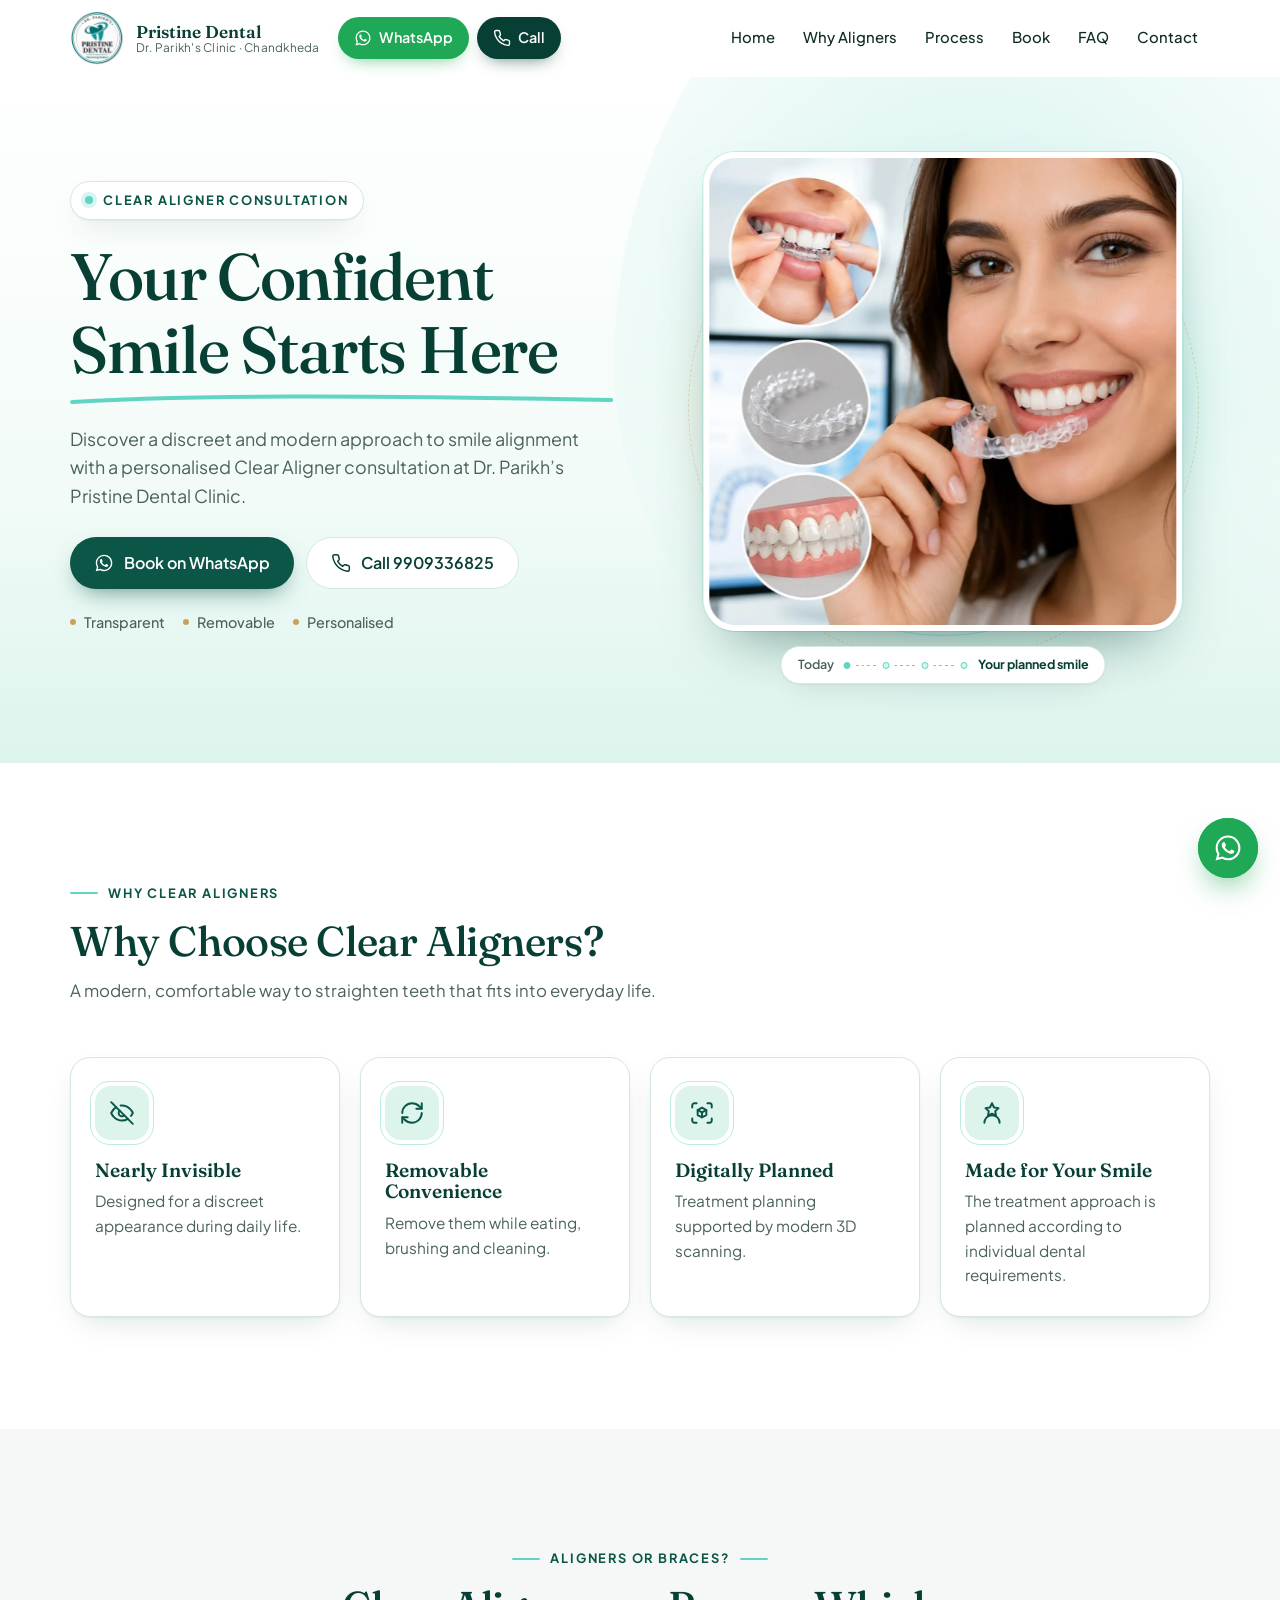
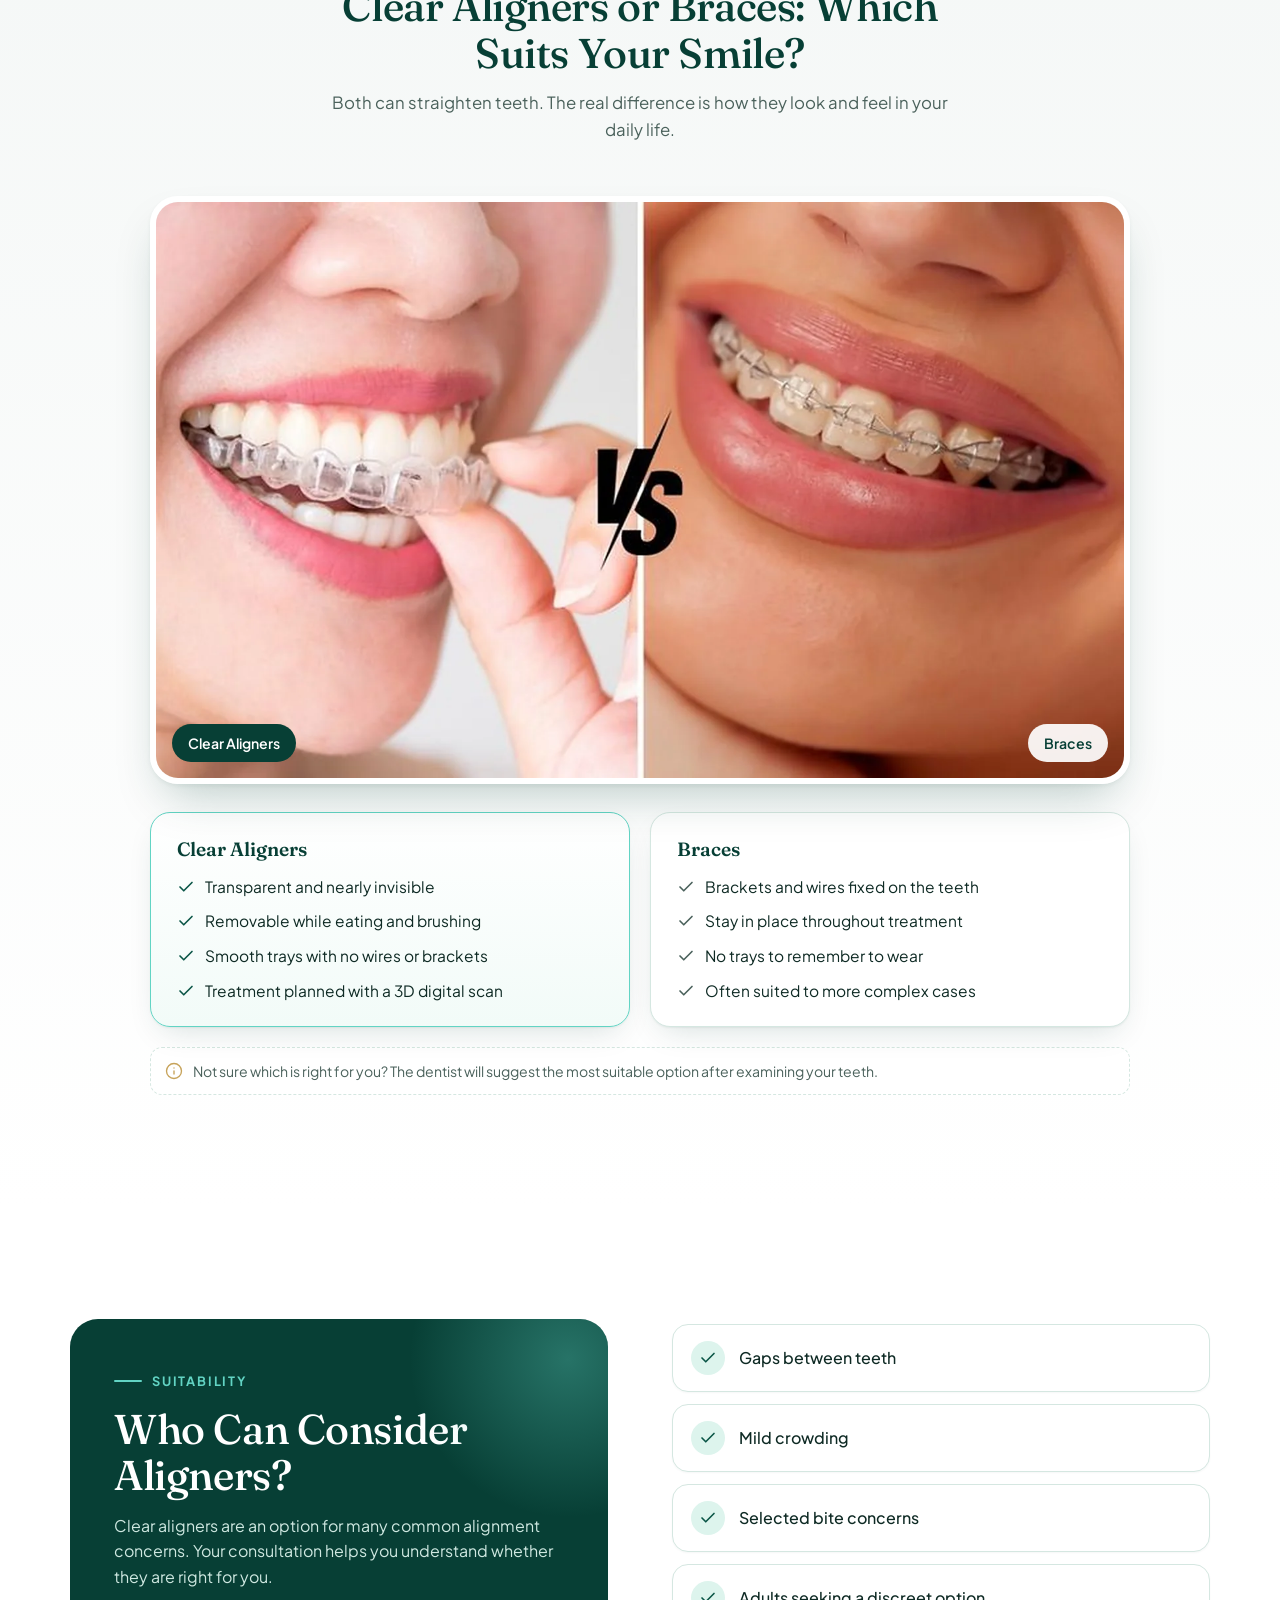
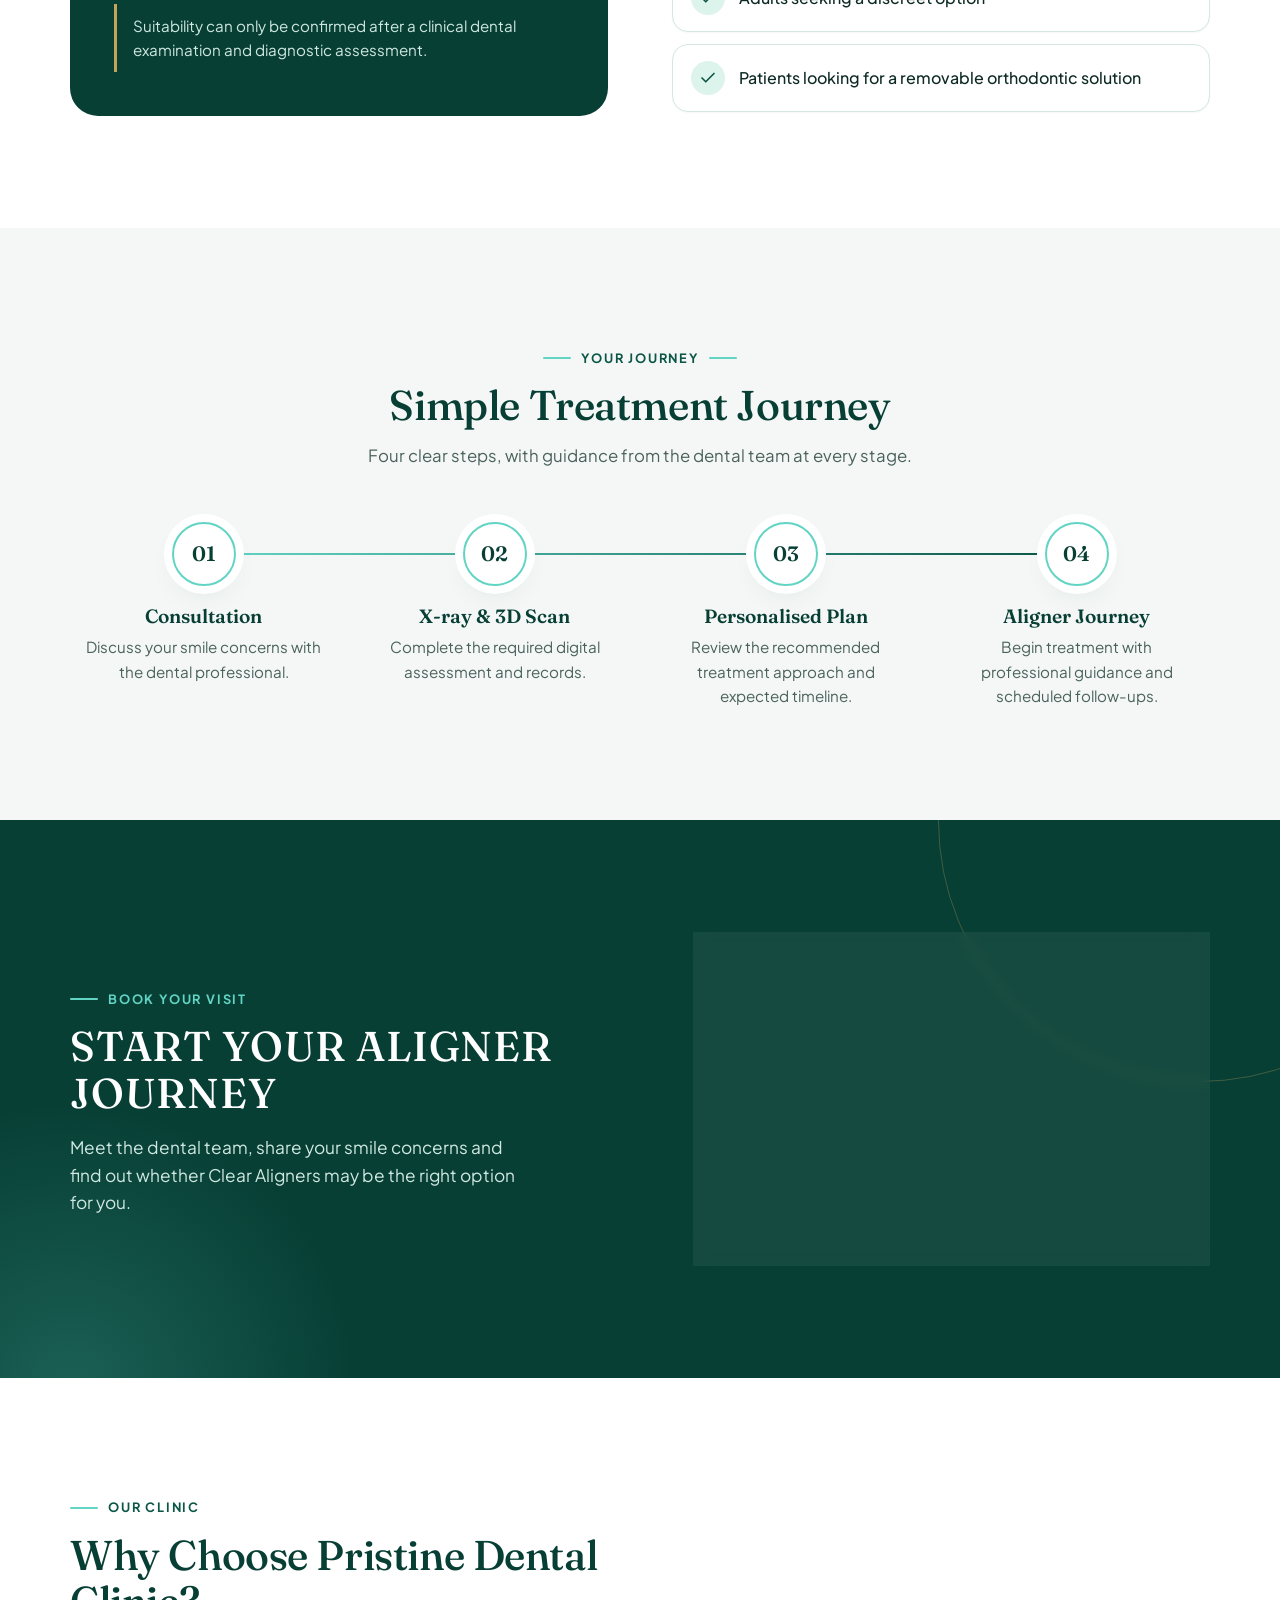
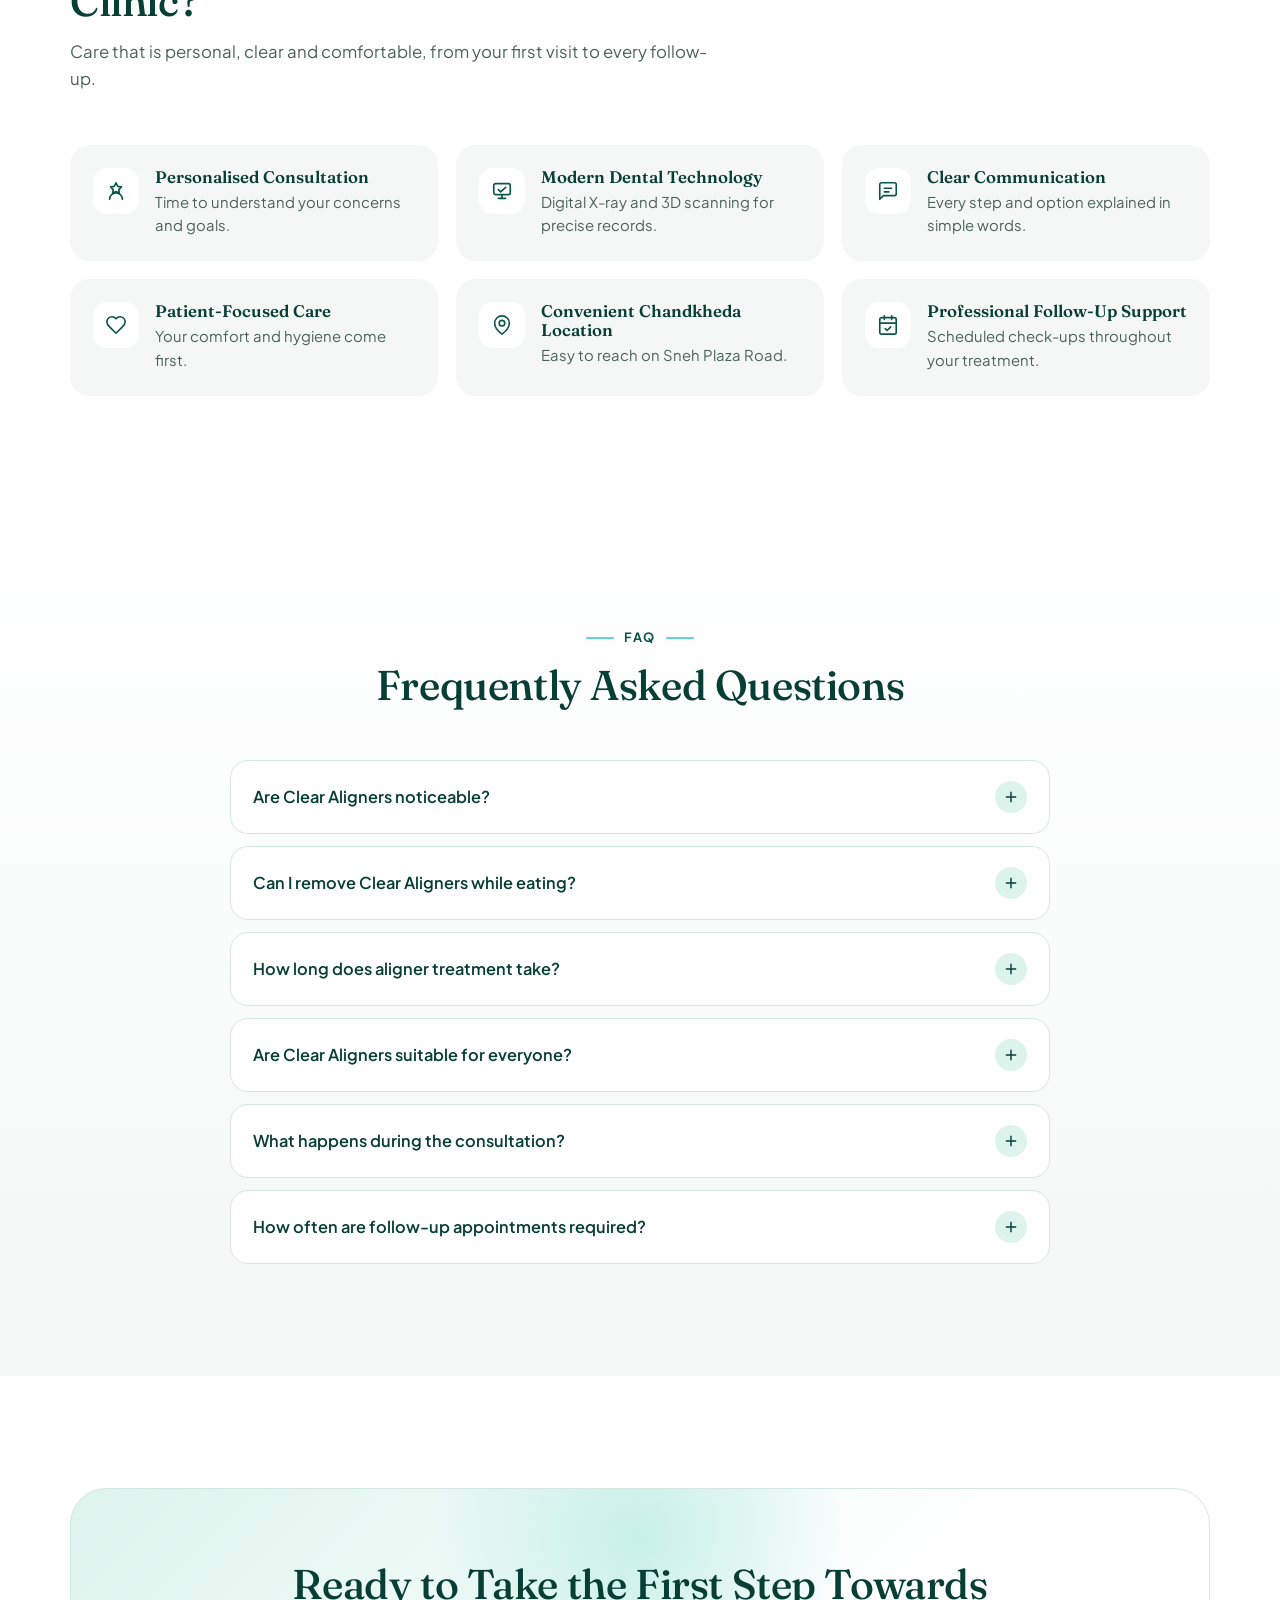
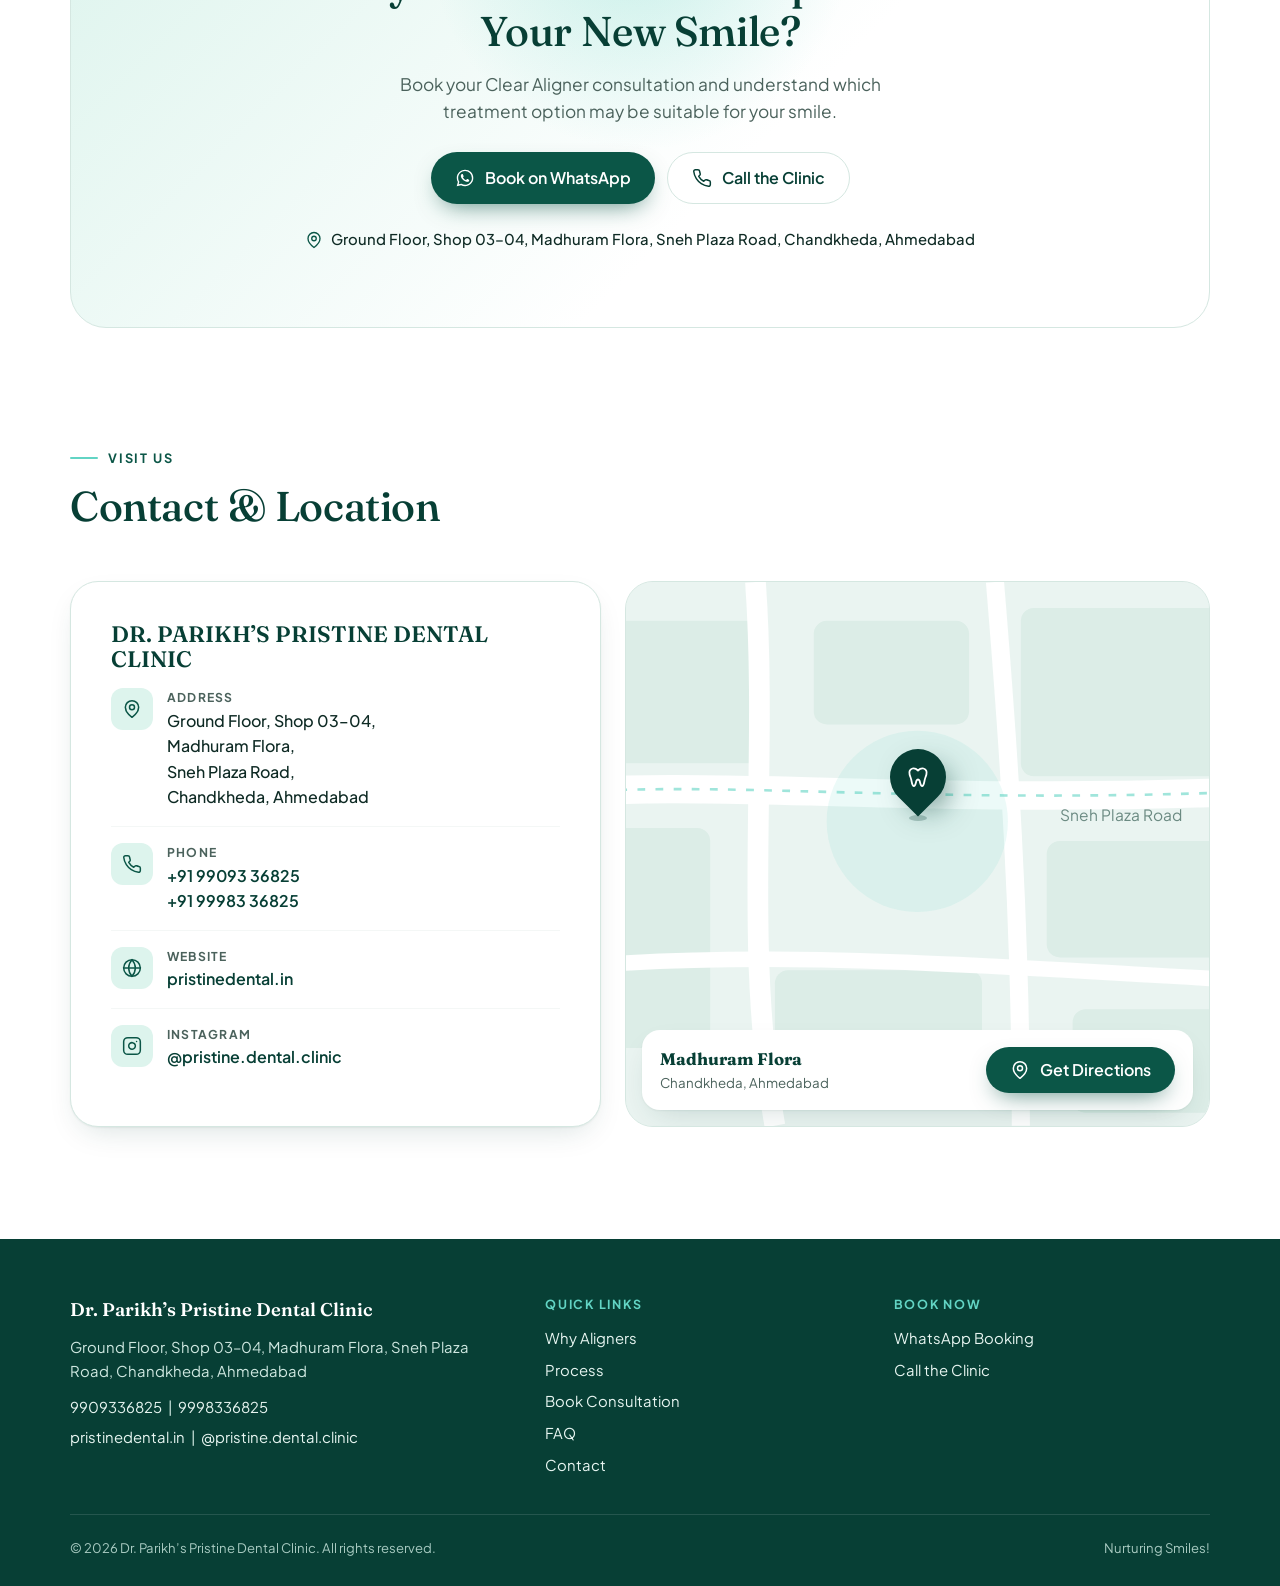
<file: public/assets/aistudio/Clear_Aligner_Consultation___Dr._Parikh_s_Pristine_Dental_Clinic__Chandkheda_e435218b.html>
<!DOCTYPE html>
<html lang="en">
<head>
<meta charset="utf-8">
<meta name="viewport" content="width=device-width, initial-scale=1">
<title>Clear Aligner Consultation | Dr. Parikh's Pristine Dental Clinic, Chandkheda</title>
<meta name="description" content="Book a personalised Clear Aligner Consultation at Dr. Parikh's Pristine Dental Clinic, Chandkheda, Ahmedabad.">
<link rel="preconnect" href="https://fonts.googleapis.com">
<link rel="preconnect" href="https://fonts.gstatic.com" crossorigin>
<link href="https://fonts.googleapis.com/css2?family=Fraunces:opsz,wght@9..144,400;9..144,500;9..144,600&family=Plus+Jakarta+Sans:wght@400;500;600;700&display=swap" rel="stylesheet">
<style>
:root{
  color-scheme: light;
  --emerald:#073F35; --green:#0B5647; --mint:#DDF4ED; --aqua:#62D4C4; --white:#FFFFFF; --pearl:#F4F7F6; --gold:#C7A35A;
  --ink:#0E2A24; --muted:#4B625C; --line:#D5E7E1;
  --serif:"Fraunces", Georgia, "Times New Roman", serif;
  --sans:"Plus Jakarta Sans", system-ui, -apple-system, "Segoe UI", Roboto, Arial, sans-serif;
  --r-lg:28px; --r-md:20px; --r-sm:12px;
  --shadow:0 1px 2px rgba(7,63,53,.06), 0 12px 32px -12px rgba(7,63,53,.18);
  --shadow-lift:0 2px 4px rgba(7,63,53,.06), 0 24px 48px -16px rgba(7,63,53,.28);
  --wrap:1180px;
}
*{box-sizing:border-box;margin:0;padding:0}
html{scroll-behavior:smooth;-webkit-text-size-adjust:100%}
body{font-family:var(--sans);color:var(--ink);background:var(--white);line-height:1.6;font-size:16px;overflow-x:hidden}
img,svg{max-width:100%;display:block}
a{color:inherit}
button{font:inherit;cursor:pointer;border:0;background:none;color:inherit}
:focus-visible{outline:3px solid var(--aqua);outline-offset:3px;border-radius:8px}
.wrap{width:100%;max-width:var(--wrap);margin:0 auto;padding:0 20px}
section{scroll-margin-top:84px}
h1,h2,h3{font-family:var(--serif);font-weight:500;line-height:1.12;letter-spacing:-.01em;color:var(--emerald)}
h2{font-size:clamp(1.75rem,3.6vw,2.6rem)}
h3{font-size:1.2rem;font-weight:600;letter-spacing:0}
.sec{padding:clamp(64px,9vw,112px) 0}
.sec-head{max-width:640px;margin-bottom:clamp(32px,5vw,52px)}
.sec-head.center{margin-left:auto;margin-right:auto;text-align:center}
.sec-head p{color:var(--muted);margin-top:14px;font-size:1.05rem}
.kicker{display:inline-flex;align-items:center;gap:10px;font-size:.8rem;font-weight:700;letter-spacing:.14em;color:var(--green);margin-bottom:14px}
.kicker::before{content:"";width:28px;height:2px;background:var(--aqua);border-radius:2px}
.center .kicker::after{content:"";width:28px;height:2px;background:var(--aqua);border-radius:2px}

/* Buttons */
.btn{display:inline-flex;align-items:center;justify-content:center;gap:10px;min-height:52px;padding:0 24px;border-radius:999px;font-weight:600;font-size:1rem;text-decoration:none;transition:transform .25s ease, box-shadow .25s ease, background .25s ease;position:relative;overflow:hidden;white-space:nowrap}
.btn svg{width:20px;height:20px;flex:none}
.btn-wa{background:var(--green);color:#fff;box-shadow:0 10px 24px -10px rgba(11,86,71,.7)}
.btn-wa:hover{background:var(--emerald);transform:translateY(-2px);box-shadow:0 16px 30px -12px rgba(7,63,53,.75)}
.btn-wa::after{content:"";position:absolute;inset:0;background:linear-gradient(110deg,transparent 30%,rgba(255,255,255,.28) 50%,transparent 70%);transform:translateX(-120%);transition:transform .7s ease}
.btn-wa:hover::after{transform:translateX(120%)}
.btn-ghost{background:#fff;color:var(--emerald);border:1.5px solid var(--line)}
.btn-ghost:hover{border-color:var(--aqua);transform:translateY(-2px);box-shadow:var(--shadow)}
.btn-light{background:#fff;color:var(--emerald)}
.btn-light:hover{transform:translateY(-2px);box-shadow:0 16px 30px -12px rgba(0,0,0,.4)}
.btn-outline-light{border:1.5px solid rgba(255,255,255,.4);color:#fff}
.btn-outline-light:hover{background:rgba(255,255,255,.1);transform:translateY(-2px)}
.btn:active{transform:translateY(0) scale(.98)}

.hdr-left{display:flex;align-items:center;gap:18px;min-width:0}
.hdr-acts{display:flex;align-items:center;gap:8px;flex:none}
.hbtn{display:inline-flex;align-items:center;gap:7px;height:42px;padding:0 16px;border-radius:999px;font-weight:600;font-size:.9rem;text-decoration:none;transition:transform .2s, box-shadow .2s, background .2s}
.hbtn svg{width:18px;height:18px;flex:none}
.hbtn-wa{background:#1FA855;color:#fff;box-shadow:0 8px 18px -10px rgba(31,168,85,.8)}
.hbtn-wa:hover{background:#178E47;transform:translateY(-1px)}
.hbtn-call{background:var(--emerald);color:#fff;box-shadow:0 8px 18px -10px rgba(7,63,53,.8)}
.hbtn-call:hover{background:var(--green);transform:translateY(-1px)}
@media (max-width:1180px) and (min-width:1024px){.nav a{padding:8px 9px;font-size:.88rem}.brand-txt small{display:none}}
@media (max-width:640px){.hbtn{width:42px;padding:0;justify-content:center}.hbtn span{display:none}.hdr-left{gap:10px}}
@media (max-width:400px){.hbtn{width:40px;height:40px}.brand-txt b{font-size:.95rem}.hdr-in{gap:8px}}

/* Header */
.hdr{position:sticky;top:0;z-index:50;background:rgba(255,255,255,.88);backdrop-filter:saturate(1.4) blur(14px);-webkit-backdrop-filter:saturate(1.4) blur(14px);border-bottom:1px solid transparent;transition:border-color .3s, box-shadow .3s}
.hdr.scrolled{border-color:var(--line);box-shadow:0 8px 24px -18px rgba(7,63,53,.4)}
.hdr-in{display:flex;align-items:center;justify-content:space-between;height:76px;gap:16px}
.brand{display:flex;align-items:center;gap:12px;text-decoration:none;min-width:0}
.brand img{width:54px;height:54px;border-radius:50%;flex:none}
.brand-txt{display:flex;flex-direction:column;line-height:1.1;min-width:0}
.brand-txt b{font-family:var(--serif);font-weight:600;font-size:1.08rem;color:var(--emerald);white-space:nowrap}
.brand-txt small{font-size:.74rem;color:var(--muted);letter-spacing:.02em;white-space:nowrap}
.nav{display:flex;align-items:center;gap:4px}
.nav a{padding:8px 12px;border-radius:999px;text-decoration:none;font-size:.93rem;font-weight:500;color:var(--ink);transition:background .2s,color .2s}
.nav a:hover{background:var(--mint);color:var(--emerald)}
.hdr .btn{min-height:44px;padding:0 20px;font-size:.93rem}
.burger{display:none;width:46px;height:46px;border-radius:12px;align-items:center;justify-content:center;border:1.5px solid var(--line);background:#fff}
.burger svg{width:22px;height:22px}
.mnav{display:none}
@media (max-width:1023px){
  .nav,.hdr .btn-desk{display:none}
  .burger{display:inline-flex}
  .mnav{display:block;position:fixed;top:76px;left:0;right:0;background:#fff;border-bottom:1px solid var(--line);box-shadow:0 20px 40px -20px rgba(7,63,53,.35);padding:12px 20px 20px;transform:translateY(-8px);opacity:0;visibility:hidden;transition:opacity .25s, transform .25s, visibility .25s}
  .mnav.open{opacity:1;transform:none;visibility:visible}
  .mnav a{display:block;padding:14px 4px;border-bottom:1px solid var(--pearl);text-decoration:none;font-weight:500}
  .mnav .btn{width:100%;margin-top:14px}
}
@media (max-width:400px){.brand-txt small{display:none}.brand img{width:46px;height:46px}.brand-txt b{font-size:1rem}}

/* Hero */
.hero{position:relative;overflow:hidden;background:linear-gradient(180deg,#fff 0%, #F2FBF8 60%, var(--mint) 100%);padding:clamp(28px,5vw,64px) 0 clamp(56px,7vw,96px)}
.hero::before{content:"";position:absolute;right:-18%;top:-30%;width:70vw;max-width:900px;aspect-ratio:1;border-radius:46% 54% 52% 48%/55% 45% 55% 45%;background:radial-gradient(circle at 40% 40%, rgba(98,212,196,.22), rgba(221,244,237,0) 65%);pointer-events:none}
.hero-grid{display:grid;grid-template-columns:1.02fr 1fr;align-items:center;gap:clamp(24px,5vw,64px);position:relative}
.hero-copy{max-width:580px}
.eyebrow{display:inline-flex;align-items:center;gap:10px;font-size:.8rem;font-weight:700;letter-spacing:.14em;color:var(--green);background:#fff;border:1px solid var(--line);padding:8px 14px;border-radius:999px;box-shadow:var(--shadow)}
.eyebrow i{width:8px;height:8px;border-radius:50%;background:var(--aqua);box-shadow:0 0 0 4px rgba(98,212,196,.25)}
.hero h1{font-size:clamp(2.4rem,5.6vw,4.1rem);margin:20px 0 0;font-weight:500;letter-spacing:-.02em}
.h1-line{position:relative;display:inline-block}
.underline{display:block;width:100%;height:14px;margin-top:6px}
.underline path{stroke-dasharray:420;stroke-dashoffset:420;animation:draw 1.4s .9s cubic-bezier(.65,0,.35,1) forwards}
@keyframes draw{to{stroke-dashoffset:0}}
.hero-sub{color:var(--muted);font-size:clamp(1rem,1.5vw,1.12rem);margin-top:18px;max-width:520px}
.offer{margin-top:26px;display:flex;align-items:stretch;border-radius:var(--r-md);background:#fff;border:1px solid var(--line);box-shadow:var(--shadow);overflow:hidden;max-width:520px}
.offer-price{background:var(--emerald);color:#fff;padding:14px 20px;display:flex;flex-direction:column;justify-content:center;position:relative}
.offer-price::after{content:"";position:absolute;inset:6px;border:1px solid rgba(199,163,90,.55);border-radius:12px;pointer-events:none}
.offer-price b{font-family:var(--serif);font-size:2rem;font-weight:600;line-height:1;color:#fff}
.offer-price span{font-size:.68rem;letter-spacing:.16em;font-weight:700;color:var(--gold);margin-top:6px}
.offer-inc{padding:12px 18px;display:flex;flex-direction:column;justify-content:center;gap:6px}
.offer-inc strong{font-size:.78rem;letter-spacing:.12em;color:var(--green)}
.offer-inc ul{list-style:none;display:flex;flex-wrap:wrap;gap:6px 14px;font-size:.92rem;font-weight:500}
.offer-inc li{display:flex;align-items:center;gap:6px}
.offer-inc li svg{width:16px;height:16px;color:var(--aqua)}
.cta-row{display:flex;flex-wrap:wrap;gap:12px;margin-top:26px}
.trust{display:flex;gap:18px;flex-wrap:wrap;margin-top:22px;font-size:.9rem;color:var(--muted);font-weight:500}
.trust span{display:inline-flex;align-items:center;gap:8px}
.trust span::before{content:"";width:6px;height:6px;border-radius:50%;background:var(--gold)}

.hero-visual{position:relative;aspect-ratio:1/1;width:100%;max-width:560px;justify-self:center;display:grid;place-items:center}
.halo{position:absolute;inset:6%;border-radius:50%;background:conic-gradient(from 0deg, rgba(98,212,196,.0), rgba(98,212,196,.45), rgba(221,244,237,.2), rgba(199,163,90,.25), rgba(98,212,196,.0));filter:blur(30px);animation:spin 28s linear infinite}
.disc{position:absolute;inset:12%;border-radius:50%;background:radial-gradient(circle at 50% 45%, #E4F6F0 0%, #CFEDE4 70%, #BFE6DB 100%);box-shadow:inset 0 -20px 60px rgba(7,63,53,.08), 0 40px 80px -40px rgba(7,63,53,.45)}
.ring{position:absolute;inset:7%;border-radius:50%;border:1px solid rgba(98,212,196,.5)}
.ring.r2{inset:2%;border-color:rgba(199,163,90,.35);border-style:dashed;animation:spin 90s linear infinite reverse}
@keyframes spin{to{transform:rotate(360deg)}}
.portrait{position:absolute;z-index:1;left:50%;top:3%;height:90%;aspect-ratio:1/1;top:2%;transform:translateX(-50%);margin:0;border-radius:32px;overflow:hidden;border:6px solid #fff;box-shadow:0 30px 60px -28px rgba(7,63,53,.55),0 0 0 1px rgba(98,212,196,.35)}
.portrait img{width:100%;height:100%;object-fit:cover;object-position:50% 50%}
.hero-visual .disc{opacity:.55}
.person{position:absolute;left:2%;width:96%;bottom:9%;height:auto;z-index:1;-webkit-mask-image:linear-gradient(to bottom,transparent 0%,#000 9%,#000 86%,transparent 100%);mask-image:linear-gradient(to bottom,transparent 0%,#000 9%,#000 86%,transparent 100%);filter:drop-shadow(0 20px 30px rgba(7,63,53,.18))}
.hero-visual .chip,.hero-visual .journey,.hero-visual .spark{z-index:2}
.chip.c1{animation:bob 6s ease-in-out infinite}.chip.c2{animation:bob 6s 1.5s ease-in-out infinite}
@keyframes bob{0%,100%{transform:translateY(0)}50%{transform:translateY(-8px)}}
.aligner-wrap{position:relative;width:78%;animation:float 7s ease-in-out infinite;filter:drop-shadow(0 18px 24px rgba(7,63,53,.12))}
@keyframes float{0%,100%{transform:translateY(0) rotate(-2deg)}50%{transform:translateY(-14px) rotate(1deg)}}
.spark{position:absolute;width:14px;height:14px;color:var(--aqua);opacity:0;animation:twinkle 4.5s ease-in-out infinite}
.spark svg{width:100%;height:100%}
@keyframes twinkle{0%,100%{opacity:0;transform:scale(.4) rotate(0)}40%,60%{opacity:.95;transform:scale(1) rotate(45deg)}}
.chip{position:absolute;background:rgba(255,255,255,.82);backdrop-filter:blur(10px);-webkit-backdrop-filter:blur(10px);border:1px solid rgba(255,255,255,.9);box-shadow:var(--shadow);border-radius:14px;padding:10px 14px;font-size:.82rem;font-weight:600;color:var(--emerald);display:flex;align-items:center;gap:8px}
.chip svg{width:18px;height:18px;color:var(--green)}
.chip.c1{left:0;top:18%}
.chip.c2{right:0;bottom:16%}
.journey{position:absolute;left:50%;bottom:-2%;transform:translateX(-50%);display:flex;align-items:center;gap:10px;background:#fff;border:1px solid var(--line);border-radius:999px;padding:8px 16px;box-shadow:var(--shadow);font-size:.78rem;font-weight:600;color:var(--muted);white-space:nowrap}
.journey .dots{display:flex;align-items:center;gap:5px}
.journey .dots i{width:7px;height:7px;border-radius:50%;background:var(--mint);border:1px solid var(--aqua)}
.journey .dots i:nth-child(-n+2){background:var(--aqua)}
.journey .dots em{width:22px;height:1px;background:repeating-linear-gradient(90deg,var(--aqua) 0 3px,transparent 3px 6px)}
.journey b{color:var(--emerald)}

/* Load reveal */
.load{opacity:0;transform:translateY(18px);animation:up .9s cubic-bezier(.2,.7,.2,1) forwards}
.load.d1{animation-delay:.1s}.load.d2{animation-delay:.22s}.load.d3{animation-delay:.34s}.load.d4{animation-delay:.46s}.load.d5{animation-delay:.58s}.load.d6{animation-delay:.7s}
.load-v{opacity:0;transform:scale(.94);animation:pop 1.1s .05s cubic-bezier(.2,.7,.2,1) forwards}
@keyframes up{to{opacity:1;transform:none}}
@keyframes pop{to{opacity:1;transform:none}}

/* Scroll reveal */
.rv{opacity:0;transform:translateY(26px);transition:opacity .8s cubic-bezier(.2,.7,.2,1), transform .8s cubic-bezier(.2,.7,.2,1);transition-delay:calc(var(--i,0) * 90ms)}
.rv.in{opacity:1;transform:none}

/* Benefits */
.benefits{background:var(--white)}
.b-grid{display:grid;grid-template-columns:repeat(4,1fr);gap:20px}
.card{background:#fff;border:1px solid var(--line);border-radius:var(--r-md);padding:28px 24px;box-shadow:var(--shadow);transition:transform .35s ease, box-shadow .35s ease, border-color .35s}
.card:hover{transform:translateY(-6px);box-shadow:var(--shadow-lift);border-color:rgba(98,212,196,.7)}
.ico{width:54px;height:54px;border-radius:16px;background:var(--mint);display:grid;place-items:center;color:var(--green);margin-bottom:20px;position:relative}
.ico::after{content:"";position:absolute;inset:-5px;border-radius:20px;border:1px solid rgba(98,212,196,.45)}
.ico svg{width:26px;height:26px}
.card p{color:var(--muted);margin-top:8px;font-size:.96rem}

/* Compare slider */
.compare-sec{background:linear-gradient(180deg,var(--pearl),#fff)}
.compare-grid{display:grid;grid-template-columns:1fr 1.25fr;gap:clamp(28px,5vw,64px);align-items:center}
.compare-copy p{color:var(--muted);margin-top:14px;font-size:1.05rem}
.note{margin-top:20px;display:flex;gap:10px;align-items:flex-start;font-size:.88rem;color:var(--muted);background:#fff;border:1px dashed var(--line);border-radius:var(--r-sm);padding:12px 14px}
.note svg{width:18px;height:18px;flex:none;color:var(--gold);margin-top:2px}
.compare{position:relative;border-radius:var(--r-lg);overflow:hidden;aspect-ratio:5/3;box-shadow:var(--shadow-lift);border:6px solid #fff;background:#2a1515;user-select:none;touch-action:pan-y}
.compare .layer{position:absolute;inset:0}
.compare .layer svg{width:100%;height:100%}
.compare .top{clip-path:inset(0 0 0 var(--pos,50%))}
.compare .handle{position:absolute;top:0;bottom:0;left:var(--pos,50%);width:2px;background:#fff;transform:translateX(-1px);pointer-events:none}
.compare .knob{position:absolute;top:50%;left:50%;width:48px;height:48px;border-radius:50%;background:#fff;transform:translate(-50%,-50%);display:grid;place-items:center;box-shadow:0 8px 24px rgba(0,0,0,.3);color:var(--green)}
.compare .knob svg{width:22px;height:22px}
.compare .lbl{position:absolute;top:14px;padding:6px 12px;border-radius:999px;font-size:.78rem;font-weight:600;background:rgba(255,255,255,.9);color:var(--emerald)}
.compare .lbl.l{left:14px}.compare .lbl.r{right:14px;background:var(--emerald);color:#fff}
.compare input{position:absolute;inset:0;width:100%;height:100%;opacity:0;cursor:ew-resize;margin:0}
.compare:focus-within{outline:3px solid var(--aqua);outline-offset:3px}
.cap{font-size:.82rem;color:var(--muted);text-align:center;margin-top:12px}

/* Who */
.who-grid{display:grid;grid-template-columns:1fr 1fr;gap:clamp(28px,5vw,64px);align-items:center}
.who-list{list-style:none;display:grid;gap:12px}
.who-list li{display:flex;align-items:center;gap:14px;background:#fff;border:1px solid var(--line);border-radius:16px;padding:16px 18px;font-weight:500;box-shadow:0 1px 2px rgba(7,63,53,.04);transition:transform .3s, border-color .3s}
.who-list li:hover{transform:translateX(6px);border-color:var(--aqua)}
.who-list li span{width:34px;height:34px;border-radius:50%;background:var(--mint);color:var(--green);display:grid;place-items:center;flex:none}
.who-list li span svg{width:18px;height:18px}
.who-panel{position:relative;border-radius:var(--r-lg);background:var(--emerald);color:#e7f5f1;padding:clamp(28px,4vw,44px);overflow:hidden}
.who-panel::before{content:"";position:absolute;width:320px;height:320px;right:-120px;top:-120px;border-radius:50%;background:radial-gradient(circle,rgba(98,212,196,.35),transparent 70%)}
.who-panel h2{color:#fff}
.who-panel p{margin-top:14px;color:#cfe8e1}
.disclaimer{margin-top:22px;border-left:3px solid var(--gold);padding:10px 0 10px 16px;font-size:.95rem;color:#fff}

/* Timeline */
.timeline{position:relative;display:grid;grid-template-columns:repeat(4,1fr);gap:24px}
.tl-line{position:absolute;top:31px;left:12.5%;right:12.5%;height:2px;background:var(--line);overflow:hidden}
.tl-line i{position:absolute;inset:0;background:linear-gradient(90deg,var(--aqua),var(--green));transform:scaleX(0);transform-origin:left;transition:transform 1.6s cubic-bezier(.65,0,.35,1) .2s}
.timeline.in .tl-line i{transform:scaleX(1)}
.step{text-align:center;position:relative}
.num{width:64px;height:64px;margin:0 auto 20px;border-radius:50%;background:#fff;border:2px solid var(--aqua);display:grid;place-items:center;font-family:var(--serif);font-size:1.3rem;font-weight:600;color:var(--emerald);box-shadow:0 0 0 8px var(--white), var(--shadow);position:relative;z-index:1;transition:background .3s,color .3s}
.step:hover .num{background:var(--emerald);color:#fff}
.step p{color:var(--muted);font-size:.95rem;margin-top:8px;max-width:240px;margin-left:auto;margin-right:auto}

/* Offer */
.offer-sec{background:var(--emerald);color:#fff;position:relative;overflow:hidden}
.offer-sec::before,.offer-sec::after{content:"";position:absolute;border-radius:50%;pointer-events:none}
.offer-sec::before{width:620px;height:620px;left:-240px;bottom:-320px;background:radial-gradient(circle,rgba(98,212,196,.22),transparent 65%)}
.offer-sec::after{width:520px;height:520px;right:-180px;top:-260px;border:1px solid rgba(199,163,90,.3)}
.offer-card{position:relative;z-index:1;display:grid;grid-template-columns:1.1fr 1fr;gap:clamp(28px,5vw,56px);align-items:center}
.offer-sec .kicker{color:var(--aqua)}
.offer-sec h2{color:#fff;letter-spacing:.02em}
.offer-lead{margin-top:18px;color:#cfe8e1;font-size:1.08rem;max-width:460px}
.big-price{display:flex;align-items:flex-end;gap:14px;margin-top:18px}
.big-price b{font-family:var(--serif);font-size:clamp(4rem,11vw,7rem);line-height:.9;font-weight:500;color:#fff}
.big-price span{font-size:1.15rem;color:var(--gold);font-weight:600;padding-bottom:10px}
.limited{margin-top:18px;display:inline-flex;align-items:center;gap:10px;font-size:.92rem;color:#cfe8e1}
.limited i{width:8px;height:8px;border-radius:50%;background:var(--gold);animation:pulse 2.4s ease-in-out infinite}
@keyframes pulse{0%,100%{box-shadow:0 0 0 0 rgba(199,163,90,.5)}50%{box-shadow:0 0 0 8px rgba(199,163,90,0)}}
.inc-box{background:rgba(255,255,255,.06);border:1px solid rgba(255,255,255,.14);border-radius:var(--r-lg);padding:clamp(24px,3.5vw,36px);backdrop-filter:blur(6px)}
.inc-box h3{color:#fff;font-family:var(--sans);font-size:.85rem;letter-spacing:.14em;font-weight:700}
.inc-box ul{list-style:none;margin:18px 0 26px;display:grid;gap:14px}
.inc-box li{display:flex;align-items:center;gap:14px;font-size:1.08rem;font-weight:500}
.inc-box li span{width:40px;height:40px;border-radius:12px;background:rgba(98,212,196,.16);color:var(--aqua);display:grid;place-items:center;flex:none}
.inc-box li span svg{width:20px;height:20px}
.inc-box .btn{width:100%}

/* Why Pristine */
.why-grid{display:grid;grid-template-columns:repeat(3,1fr);gap:18px}
.why{display:flex;gap:16px;align-items:flex-start;padding:22px;border-radius:var(--r-md);background:var(--pearl);border:1px solid transparent;transition:background .3s, border-color .3s, transform .3s}
.why:hover{background:#fff;border-color:var(--line);transform:translateY(-4px);box-shadow:var(--shadow)}
.why .ico{margin:0;width:46px;height:46px;border-radius:14px;background:#fff;flex:none}
.why .ico::after{display:none}
.why .ico svg{width:22px;height:22px}
.why p{color:var(--muted);font-size:.93rem;margin-top:4px}
.why h3{font-size:1.05rem}

/* FAQ */
.faq-sec{background:linear-gradient(180deg,#fff,var(--pearl))}
.faq{max-width:820px;margin:0 auto;display:grid;gap:12px}
.qa{background:#fff;border:1px solid var(--line);border-radius:18px;overflow:hidden;transition:border-color .3s, box-shadow .3s}
.qa.open{border-color:var(--aqua);box-shadow:var(--shadow)}
.qa button{width:100%;display:flex;justify-content:space-between;align-items:center;gap:16px;padding:20px 22px;text-align:left;font-weight:600;font-size:1.02rem;color:var(--emerald)}
.qa .pm{width:32px;height:32px;border-radius:50%;background:var(--mint);display:grid;place-items:center;flex:none;transition:transform .35s, background .35s}
.qa .pm svg{width:16px;height:16px}
.qa.open .pm{transform:rotate(45deg);background:var(--aqua);color:#fff}
.qa .ans{display:grid;grid-template-rows:0fr;transition:grid-template-rows .4s ease}
.qa.open .ans{grid-template-rows:1fr}
.qa .ans>div{overflow:hidden}
.qa .ans p{padding:0 22px 20px;color:var(--muted)}

/* Final CTA */
.final{padding:clamp(64px,9vw,112px) 0}
.final-card{position:relative;border-radius:36px;background:linear-gradient(135deg,var(--mint),#fff 60%);border:1px solid var(--line);padding:clamp(32px,6vw,72px);text-align:center;overflow:hidden}
.final-card::before{content:"";position:absolute;left:50%;top:-180px;width:460px;height:460px;transform:translateX(-50%);border-radius:50%;background:radial-gradient(circle,rgba(98,212,196,.3),transparent 65%)}
.final-card>*{position:relative}
.final-card h2{max-width:720px;margin:0 auto}
.final-card p{max-width:560px;margin:16px auto 0;color:var(--muted);font-size:1.08rem}
.final-card .cta-row{justify-content:center}
.addr-line{margin-top:24px;display:inline-flex;align-items:center;gap:8px;font-size:.93rem;color:var(--ink);font-weight:500}
.addr-line svg{width:18px;height:18px;color:var(--green);flex:none}

/* Contact */
.contact-grid{display:grid;grid-template-columns:1fr 1.1fr;gap:24px;align-items:stretch}
.c-card{background:#fff;border:1px solid var(--line);border-radius:var(--r-lg);padding:clamp(24px,4vw,40px);box-shadow:var(--shadow)}
.c-card h3{font-family:var(--serif);font-size:1.4rem;font-weight:600;color:var(--emerald)}
.c-row{display:flex;gap:14px;align-items:flex-start;padding:16px 0;border-bottom:1px solid var(--pearl)}
.c-row:last-child{border-bottom:0}
.c-row .ico{margin:0;width:42px;height:42px;border-radius:12px;flex:none}
.c-row .ico::after{display:none}
.c-row .ico svg{width:20px;height:20px}
.c-row small{display:block;font-size:.76rem;letter-spacing:.1em;font-weight:700;color:var(--muted)}
.c-row a{text-decoration:none;font-weight:600;color:var(--emerald)}
.c-row a:hover{text-decoration:underline;text-decoration-color:var(--aqua);text-underline-offset:4px}
.c-row address{font-style:normal;font-weight:500}
.map{position:relative;border-radius:var(--r-lg);overflow:hidden;min-height:380px;background:#EAF4F1;border:1px solid var(--line)}
.map svg.grid{position:absolute;inset:0;width:100%;height:100%}
.pin{position:absolute;left:50%;top:44%;transform:translate(-50%,-100%);display:flex;flex-direction:column;align-items:center}
.pin .dot{width:56px;height:56px;border-radius:50% 50% 50% 0;transform:rotate(-45deg);background:var(--emerald);display:grid;place-items:center;box-shadow:0 14px 30px -10px rgba(7,63,53,.7)}
.pin .dot svg{transform:rotate(45deg);width:24px;height:24px;color:#fff}
.pin .pulse{width:18px;height:6px;border-radius:50%;background:rgba(7,63,53,.25);margin-top:10px}
.map-card{position:absolute;left:16px;right:16px;bottom:16px;background:#fff;border-radius:18px;padding:16px 18px;display:flex;align-items:center;justify-content:space-between;gap:12px;box-shadow:var(--shadow);flex-wrap:wrap}
.map-card b{font-family:var(--serif);color:var(--emerald);font-size:1.05rem}
.map-card small{display:block;color:var(--muted)}
.map-card .btn{min-height:46px}

/* Footer */
.foot{background:var(--emerald);color:#cfe8e1;padding:56px 0 28px;font-size:.93rem}
.foot-grid{display:grid;grid-template-columns:1.4fr 1fr 1fr;gap:32px}
.foot h4{color:#fff;font-family:var(--serif);font-weight:600;font-size:1.15rem;margin-bottom:12px}
.foot h5{color:var(--aqua);font-size:.78rem;letter-spacing:.14em;margin-bottom:12px}
.foot a{text-decoration:none;color:#e7f5f1}
.foot a:hover{color:var(--aqua)}
.foot ul{list-style:none;display:grid;gap:8px}
.foot-disc{margin-top:36px;padding-top:22px;border-top:1px solid rgba(255,255,255,.12);font-size:.84rem;color:#a9cbc2;line-height:1.7}
.foot-bottom{margin-top:36px;padding-top:22px;border-top:1px solid rgba(255,255,255,.12);display:flex;justify-content:space-between;gap:12px;flex-wrap:wrap;font-size:.82rem;color:#a9cbc2}

/* Floating & sticky */
.fab{position:fixed;right:22px;bottom:22px;z-index:40;width:60px;height:60px;border-radius:50%;background:#1FA855;color:#fff;display:grid;place-items:center;box-shadow:0 14px 30px -10px rgba(31,168,85,.7);transition:transform .25s}
.fab:hover{transform:translateY(-3px) scale(1.04)}
.fab svg{width:30px;height:30px}
.fab::before{content:"";position:absolute;inset:0;border-radius:50%;border:2px solid #1FA855;animation:ring 2.6s ease-out infinite}
@keyframes ring{0%{transform:scale(1);opacity:.7}100%{transform:scale(1.6);opacity:0}}
.mbar{display:none}
@media (max-width:767px){
  .fab{display:none}
  .mbar{display:grid;grid-template-columns:1fr 1.4fr;gap:10px;position:fixed;left:0;right:0;bottom:0;z-index:45;padding:10px 12px calc(10px + env(safe-area-inset-bottom));background:rgba(255,255,255,.95);backdrop-filter:blur(12px);-webkit-backdrop-filter:blur(12px);border-top:1px solid var(--line);box-shadow:0 -10px 30px -18px rgba(7,63,53,.5);transform:translateY(110%);transition:transform .35s ease}
  .mbar.show{transform:none}
  .mbar .btn{min-height:50px;padding:0 12px;font-size:.95rem}
  body{padding-bottom:78px}
}

/* Responsive */
@media (max-width:1023px){
  .b-grid{grid-template-columns:repeat(2,1fr)}
  .why-grid{grid-template-columns:repeat(2,1fr)}
  .compare-grid,.who-grid,.offer-card,.contact-grid{grid-template-columns:1fr}
  .foot-grid{grid-template-columns:1fr 1fr}
  .foot-grid>div:first-child{grid-column:1/-1}
}
@media (max-width:860px){
  .hero-grid{grid-template-columns:1fr}
  .hero-visual{order:-1;max-width:400px;width:88%}
  .hero-copy{max-width:none}
  .chip{font-size:.74rem;padding:8px 10px}
  .chip svg{width:15px;height:15px}
}
@media (max-width:767px){
  .timeline{grid-template-columns:1fr;gap:0;padding-left:8px}
  .tl-line{top:32px;bottom:32px;left:39px;right:auto;width:2px;height:auto}
  .tl-line i{transform:scaleY(0);transform-origin:top}
  .timeline.in .tl-line i{transform:scaleY(1)}
  .step{display:grid;grid-template-columns:64px 1fr;gap:18px;text-align:left;padding-bottom:28px}
  .step .num{margin:0}
  .step p{margin-left:0}
  .step h3{margin-top:18px}
  .why-grid{grid-template-columns:1fr}
  .foot-grid{grid-template-columns:1fr}
}
@media (max-width:560px){
  .b-grid{grid-template-columns:1fr}
  .cta-row .btn{flex:1 1 100%}
  .offer{flex-direction:column}
  .offer-price{flex-direction:row;align-items:baseline;gap:12px}
  .hero-visual{width:80%;max-width:300px}
  .hero{padding-top:16px}
  .hero h1{margin-top:14px}
  .offer{margin-top:20px}
  .cta-row{margin-top:20px}
  .journey{font-size:.7rem;padding:6px 12px}
  .map{min-height:340px}
}
@media (max-width:380px){ .journey .dots em{width:12px} }

@media (prefers-reduced-motion:reduce){
  *,*::before,*::after{animation-duration:.001ms!important;animation-iteration-count:1!important;transition-duration:.001ms!important;scroll-behavior:auto!important}
  html{scroll-behavior:auto}
  .rv,.load,.load-v{opacity:1!important;transform:none!important}
  .underline path{stroke-dashoffset:0}
  .spark{display:none}
}
@media (max-width:360px){.brand-txt{display:none}}
@media (max-width:860px){.chip.c2{display:none}.chip.c1{top:6%;left:-2%}}
.hero-visual .chip,.hero-visual .spark{display:none}
.vs-photo{position:relative;margin:0 auto;max-width:980px;border-radius:var(--r-lg);overflow:hidden;border:6px solid #fff;box-shadow:var(--shadow-lift)}
.vs-photo img{width:100%;height:auto}
.vs-tag{position:absolute;bottom:16px;padding:8px 16px;border-radius:999px;font-size:.88rem;font-weight:600}
.vs-tag.l{left:16px;background:var(--emerald);color:#fff}
.vs-tag.r{right:16px;background:rgba(255,255,255,.92);color:var(--emerald)}
.vs-grid{display:grid;grid-template-columns:1fr 1fr;gap:20px;max-width:980px;margin:28px auto 0}
.vs-col{border-radius:var(--r-md);padding:26px 26px 22px;border:1px solid var(--line);background:#fff;box-shadow:var(--shadow)}
.vs-col.aligner{border-color:var(--aqua);background:linear-gradient(180deg,#fff,#F2FBF8)}
.vs-col h3{margin-bottom:14px}
.vs-col ul{list-style:none;display:grid;gap:10px}
.vs-col li{display:flex;gap:10px;align-items:flex-start;color:var(--ink);font-size:.97rem}
.vs-col li svg{width:18px;height:18px;flex:none;margin-top:3px;color:var(--green)}
.vs-col.braces li svg{color:var(--muted)}
.vs-note{max-width:980px;margin:20px auto 0}
@media (max-width:640px){.vs-grid{grid-template-columns:1fr}.vs-tag{bottom:10px;font-size:.76rem;padding:6px 11px}.vs-tag.l{left:10px}.vs-tag.r{right:10px}}

/* ===== Entrance & attention motion ===== */

@keyframes logoIn{0%{opacity:0;transform:scale(.3) rotate(-200deg)}70%{opacity:1;transform:scale(1.08) rotate(8deg)}100%{opacity:1;transform:none}}
@keyframes logoBreathe{0%,100%{transform:scale(1) rotate(0)}50%{transform:scale(1.05) rotate(-3deg)}}
.brand-txt{animation:slideR .9s .35s cubic-bezier(.2,.8,.2,1) both}
@keyframes slideR{from{opacity:0;transform:translateX(-24px)}to{opacity:1;transform:none}}
.hdr-acts .hbtn{animation:popIn .7s cubic-bezier(.3,1.5,.5,1) both}
.hdr-acts .hbtn-wa{animation-delay:.6s}
.hdr-acts .hbtn-call{animation-delay:.75s}
@keyframes popIn{from{opacity:0;transform:scale(.4) translateY(-10px)}to{opacity:1;transform:none}}
.hbtn svg,.mbar .btn svg,.fab svg{animation:iconRing 4s 2s ease-in-out infinite;transform-origin:50% 60%}
.hbtn-call svg,.mbar .btn-ghost svg{animation-delay:3s}
@keyframes iconRing{0%,72%,100%{transform:rotate(0)}76%{transform:rotate(-18deg)}80%{transform:rotate(16deg)}84%{transform:rotate(-12deg)}88%{transform:rotate(8deg)}92%{transform:rotate(0)}}
.hbtn-wa,.hbtn-call{position:relative}
.hbtn-wa::after,.hbtn-call::after{content:"";position:absolute;inset:0;border-radius:inherit;border:2px solid currentColor;opacity:0;animation:hRing 4s 2.2s ease-out infinite;pointer-events:none}
.hbtn-wa::after{border-color:#1FA855}.hbtn-call::after{border-color:var(--emerald);animation-delay:3.2s}
@keyframes hRing{0%,70%{opacity:0;transform:scale(1)}75%{opacity:.7}100%{opacity:0;transform:scale(1.35,1.6)}}
.nav a{animation:dropIn .6s cubic-bezier(.2,.8,.2,1) both}
.nav a:nth-child(1){animation-delay:.5s}.nav a:nth-child(2){animation-delay:.58s}.nav a:nth-child(3){animation-delay:.66s}.nav a:nth-child(4){animation-delay:.74s}.nav a:nth-child(5){animation-delay:.82s}.nav a:nth-child(6){animation-delay:.9s}
@keyframes dropIn{from{opacity:0;transform:translateY(-12px)}to{opacity:1;transform:none}}
.hero-h1 .w{display:inline-block;opacity:0;transform:translateY(.55em) rotate(4deg);filter:blur(6px);animation:wordIn .8s cubic-bezier(.2,.8,.2,1) forwards;animation-delay:calc(.35s + var(--w) * .12s)}
@keyframes wordIn{to{opacity:1;transform:none;filter:blur(0)}}
.underline path{animation-delay:1.3s}
.btn.glow{animation:glow 2.8s 2s ease-in-out infinite}
@keyframes glow{0%,100%{box-shadow:0 10px 24px -10px rgba(11,86,71,.7),0 0 0 0 rgba(98,212,196,.55)}50%{box-shadow:0 14px 30px -10px rgba(11,86,71,.75),0 0 0 10px rgba(98,212,196,0)}}
.portrait{animation:portraitIn 1.2s .3s cubic-bezier(.2,.8,.2,1) both, drift 7s 1.8s ease-in-out infinite}
@keyframes portraitIn{from{opacity:0;transform:translateX(-50%) translateY(30px) scale(.94)}to{opacity:1;transform:translateX(-50%)}}
@keyframes drift{0%,100%{transform:translateX(-50%) translateY(0)}50%{transform:translateX(-50%) translateY(-10px)}}
.journey{animation:journeyIn .8s 1.2s cubic-bezier(.2,.8,.2,1) both}
@keyframes journeyIn{from{opacity:0;transform:translate(-50%,16px)}to{opacity:1;transform:translateX(-50%)}}
.mbar.show .btn{animation:popIn .5s cubic-bezier(.3,1.5,.5,1) both}
.mbar.show .btn:nth-child(2){animation-delay:.1s}
@media (prefers-reduced-motion:reduce){.hero-h1 .w{opacity:1!important;transform:none!important;filter:none!important}.brand img,.brand-txt,.hbtn,.nav a,.portrait,.journey{opacity:1!important}.portrait{transform:translateX(-50%)!important}.journey{transform:translateX(-50%)!important}}
</style>
</head>
<body>

<svg width="0" height="0" style="position:absolute" aria-hidden="true">
  <defs>
    <symbol id="i-wa" viewBox="0 0 24 24"><path fill="currentColor" d="M19.05 4.91A9.82 9.82 0 0 0 12.04 2C6.58 2 2.13 6.45 2.13 11.91c0 1.75.46 3.45 1.32 4.95L2.05 22l5.25-1.38a9.9 9.9 0 0 0 4.74 1.21h.01c5.46 0 9.91-4.45 9.91-9.91 0-2.65-1.03-5.14-2.91-7.01Zm-7.01 15.24h-.01a8.2 8.2 0 0 1-4.19-1.15l-.3-.18-3.12.82.83-3.04-.2-.31a8.2 8.2 0 0 1-1.26-4.38c0-4.54 3.7-8.23 8.25-8.23 2.2 0 4.27.86 5.82 2.42a8.18 8.18 0 0 1 2.41 5.82c0 4.54-3.7 8.23-8.23 8.23Zm4.52-6.16c-.25-.12-1.47-.72-1.69-.81-.23-.08-.39-.12-.56.12-.17.25-.64.81-.78.97-.14.17-.29.19-.54.06-.25-.12-1.05-.39-1.99-1.23-.74-.66-1.23-1.47-1.38-1.72-.14-.25-.02-.38.11-.51.11-.11.25-.29.37-.43.12-.14.17-.25.25-.41.08-.17.04-.31-.02-.43-.06-.12-.56-1.34-.76-1.84-.2-.48-.41-.42-.56-.43h-.48c-.17 0-.43.06-.66.31-.23.25-.87.85-.87 2.07 0 1.22.89 2.4 1.01 2.56.12.17 1.75 2.67 4.23 3.74.59.26 1.05.41 1.41.52.59.19 1.13.16 1.56.1.48-.07 1.47-.6 1.67-1.18.21-.58.21-1.07.14-1.18-.06-.1-.22-.16-.47-.29Z"/></symbol>
    <symbol id="i-phone" viewBox="0 0 24 24"><path fill="none" stroke="currentColor" stroke-width="1.8" stroke-linecap="round" stroke-linejoin="round" d="M22 16.92v3a2 2 0 0 1-2.18 2 19.8 19.8 0 0 1-8.63-3.07 19.5 19.5 0 0 1-6-6 19.8 19.8 0 0 1-3.07-8.67A2 2 0 0 1 4.11 2h3a2 2 0 0 1 2 1.72c.13.96.36 1.9.7 2.81a2 2 0 0 1-.45 2.11L8.09 9.91a16 16 0 0 0 6 6l1.27-1.27a2 2 0 0 1 2.11-.45c.91.34 1.85.57 2.81.7A2 2 0 0 1 22 16.92Z"/></symbol>
    <symbol id="i-check" viewBox="0 0 24 24"><path fill="none" stroke="currentColor" stroke-width="2.2" stroke-linecap="round" stroke-linejoin="round" d="M20 6 9 17l-5-5"/></symbol>
    <symbol id="i-pin" viewBox="0 0 24 24"><g fill="none" stroke="currentColor" stroke-width="1.8" stroke-linecap="round" stroke-linejoin="round"><path d="M20 10c0 6-8 12-8 12S4 16 4 10a8 8 0 0 1 16 0Z"/><circle cx="12" cy="10" r="3"/></g></symbol>
    <symbol id="i-globe" viewBox="0 0 24 24"><g fill="none" stroke="currentColor" stroke-width="1.8" stroke-linecap="round" stroke-linejoin="round"><circle cx="12" cy="12" r="10"/><path d="M2 12h20M12 2a15.3 15.3 0 0 1 4 10 15.3 15.3 0 0 1-4 10 15.3 15.3 0 0 1-4-10 15.3 15.3 0 0 1 4-10Z"/></g></symbol>
    <symbol id="i-ig" viewBox="0 0 24 24"><g fill="none" stroke="currentColor" stroke-width="1.8" stroke-linecap="round" stroke-linejoin="round"><rect x="2" y="2" width="20" height="20" rx="5"/><path d="M16 11.37A4 4 0 1 1 12.63 8 4 4 0 0 1 16 11.37Z"/><path d="M17.5 6.5h.01"/></g></symbol>
    <symbol id="i-eye" viewBox="0 0 24 24"><g fill="none" stroke="currentColor" stroke-width="1.8" stroke-linecap="round" stroke-linejoin="round"><path d="M9.88 9.88a3 3 0 1 0 4.24 4.24"/><path d="M10.73 5.08A10.4 10.4 0 0 1 12 5c7 0 10 7 10 7a13.2 13.2 0 0 1-1.67 2.68"/><path d="M6.61 6.61A13.5 13.5 0 0 0 2 12s3 7 10 7a9.7 9.7 0 0 0 5.39-1.61"/><path d="m2 2 20 20"/></g></symbol>
    <symbol id="i-hand" viewBox="0 0 24 24"><g fill="none" stroke="currentColor" stroke-width="1.8" stroke-linecap="round" stroke-linejoin="round"><path d="M3 12a9 9 0 0 1 9-9 9.75 9.75 0 0 1 6.74 2.74L21 8"/><path d="M21 3v5h-5"/><path d="M21 12a9 9 0 0 1-9 9 9.75 9.75 0 0 1-6.74-2.74L3 16"/><path d="M8 16H3v5"/></g></symbol>
    <symbol id="i-scan" viewBox="0 0 24 24"><g fill="none" stroke="currentColor" stroke-width="1.8" stroke-linecap="round" stroke-linejoin="round"><path d="M3 7V5a2 2 0 0 1 2-2h2M17 3h2a2 2 0 0 1 2 2v2M21 17v2a2 2 0 0 1-2 2h-2M7 21H5a2 2 0 0 1-2-2v-2"/><path d="M12 7l4 2.3v4.6L12 16l-4-2.1V9.3Z"/><path d="M8 9.3l4 2.2 4-2.2M12 11.5V16"/></g></symbol>
    <symbol id="i-user" viewBox="0 0 24 24"><g fill="none" stroke="currentColor" stroke-width="1.8" stroke-linecap="round" stroke-linejoin="round"><path d="M12 3l1.9 3.9L18 7.5l-3 2.9.7 4.1L12 12.6l-3.7 1.9.7-4.1-3-2.9 4.1-.6Z"/><path d="M5 21a7 7 0 0 1 14 0"/></g></symbol>
    <symbol id="i-plus" viewBox="0 0 24 24"><path fill="none" stroke="currentColor" stroke-width="2.2" stroke-linecap="round" d="M12 5v14M5 12h14"/></symbol>
    <symbol id="i-menu" viewBox="0 0 24 24"><path fill="none" stroke="currentColor" stroke-width="2" stroke-linecap="round" d="M4 7h16M4 12h16M4 17h16"/></symbol>
    <symbol id="i-x" viewBox="0 0 24 24"><path fill="none" stroke="currentColor" stroke-width="2" stroke-linecap="round" d="M18 6 6 18M6 6l12 12"/></symbol>
    <symbol id="i-arrows" viewBox="0 0 24 24"><path fill="none" stroke="currentColor" stroke-width="2" stroke-linecap="round" stroke-linejoin="round" d="m9 18-6-6 6-6M15 6l6 6-6 6"/></symbol>
    <symbol id="i-info" viewBox="0 0 24 24"><g fill="none" stroke="currentColor" stroke-width="1.8" stroke-linecap="round"><circle cx="12" cy="12" r="10"/><path d="M12 16v-4M12 8h.01"/></g></symbol>
    <symbol id="i-xray" viewBox="0 0 24 24"><g fill="none" stroke="currentColor" stroke-width="1.8" stroke-linecap="round" stroke-linejoin="round"><rect x="3" y="4" width="18" height="16" rx="2"/><path d="M9 8c0 1.5 1 2 1 4s-1 3-1 4M15 8c0 1.5-1 2-1 4s1 3 1 4M12 8v8"/></g></symbol>
    <symbol id="i-chat" viewBox="0 0 24 24"><g fill="none" stroke="currentColor" stroke-width="1.8" stroke-linecap="round" stroke-linejoin="round"><path d="M21 15a2 2 0 0 1-2 2H7l-4 4V5a2 2 0 0 1 2-2h14a2 2 0 0 1 2 2Z"/><path d="M8 9h8M8 13h5"/></g></symbol>
    <symbol id="i-tooth" viewBox="0 0 24 24"><path fill="none" stroke="currentColor" stroke-width="1.8" stroke-linecap="round" stroke-linejoin="round" d="M12 5.5C10.5 4 8.5 3 6.5 3.5 4 4.2 3 6.8 3.6 9.5c.5 2.1 1.3 3.2 1.7 5.3.5 2.6.8 6.2 2.6 6.2 1.7 0 1.8-3.5 2.6-5.3.4-.9.9-1.2 1.5-1.2s1.1.3 1.5 1.2c.8 1.8.9 5.3 2.6 5.3 1.8 0 2.1-3.6 2.6-6.2.4-2.1 1.2-3.2 1.7-5.3.6-2.7-.4-5.3-2.9-6-2-.5-4 .5-5.5 2Z"/></symbol>
    <symbol id="i-cpu" viewBox="0 0 24 24"><g fill="none" stroke="currentColor" stroke-width="1.8" stroke-linecap="round" stroke-linejoin="round"><rect x="3" y="4" width="18" height="12" rx="2"/><path d="M8 20h8M12 16v4"/><path d="M8 10.5l2.5 2.5L16 8"/></g></symbol>
    <symbol id="i-heart" viewBox="0 0 24 24"><path fill="none" stroke="currentColor" stroke-width="1.8" stroke-linecap="round" stroke-linejoin="round" d="M19 14c1.49-1.46 3-3.21 3-5.5A5.5 5.5 0 0 0 16.5 3c-1.76 0-3 .5-4.5 2-1.5-1.5-2.74-2-4.5-2A5.5 5.5 0 0 0 2 8.5c0 2.3 1.5 4.05 3 5.5l7 7Z"/></symbol>
    <symbol id="i-cal" viewBox="0 0 24 24"><g fill="none" stroke="currentColor" stroke-width="1.8" stroke-linecap="round" stroke-linejoin="round"><rect x="3" y="4" width="18" height="18" rx="2"/><path d="M16 2v4M8 2v4M3 10h18M9 16l2 2 4-4"/></g></symbol>
    <symbol id="i-spark" viewBox="0 0 24 24"><path fill="currentColor" d="M12 0c.6 5.6 3.4 8.9 12 12-8.6 3.1-11.4 6.4-12 12-.6-5.6-3.4-8.9-12-12 8.6-3.1 11.4-6.4 12-12Z"/></symbol>
  </defs>
</svg>

<!-- HEADER -->
<header class="hdr" id="hdr">
  <div class="wrap hdr-in"><div class="hdr-left">
    <a href="#home" class="brand" aria-label="Dr. Parikh's Pristine Dental Clinic — home">
      <img src="[data-uri]" alt="Dr. Parikh's Pristine Dental logo" width="54" height="54">
      <span class="brand-txt"><b>Pristine Dental</b><small>Dr. Parikh's Clinic · Chandkheda</small></span>
    </a>
    <div class="hdr-acts">
      <a class="hbtn hbtn-wa js-wa" href="#" target="_blank" rel="noopener" aria-label="Book on WhatsApp"><svg><use href="#i-wa"/></svg><span>WhatsApp</span></a>
      <a class="hbtn hbtn-call" href="tel:+919909336825" aria-label="Call 9909336825"><svg><use href="#i-phone"/></svg><span>Call</span></a>
    </div></div>
    <nav class="nav" aria-label="Main">
      <a href="#home">Home</a>
      <a href="#why">Why Aligners</a>
      <a href="#process">Process</a>
      <a href="#offer">Book</a>
      <a href="#faq">FAQ</a>
      <a href="#contact">Contact</a>
    </nav>
    <button class="burger" id="burger" aria-label="Open menu" aria-expanded="false" aria-controls="mnav"><svg><use href="#i-menu"/></svg></button>
  </div>
  <div class="mnav" id="mnav">
    <a href="#home">Home</a>
    <a href="#why">Why Aligners</a>
    <a href="#process">Process</a>
    <a href="#offer">Book</a>
    <a href="#faq">FAQ</a>
    <a href="#contact">Contact</a>
    <a class="btn btn-wa js-wa" href="#" target="_blank" rel="noopener"><svg><use href="#i-wa"/></svg>Book Consultation</a>
  </div>
</header>

<main>
<!-- HERO -->
<section class="hero" id="home">
  <div class="wrap hero-grid">
    <div class="hero-copy">
      <span class="eyebrow load d1"><i></i>CLEAR ALIGNER CONSULTATION</span>
      <h1 class="hero-h1"><span class="h1-line"><span class="w" style="--w:0">Your</span> <span class="w" style="--w:1">Confident</span> <span class="w" style="--w:2">Smile</span> <span class="w" style="--w:3">Starts</span> <span class="w" style="--w:4">Here</span>
        <svg class="underline" viewBox="0 0 400 14" preserveAspectRatio="none" aria-hidden="true"><path d="M2 9 C 90 2, 210 2, 398 7" fill="none" stroke="#62D4C4" stroke-width="4" stroke-linecap="round"/></svg></span></h1>
      <p class="hero-sub load d3">Discover a discreet and modern approach to smile alignment with a personalised Clear Aligner consultation at Dr. Parikh’s Pristine Dental Clinic.</p>

      <div class="cta-row load d5">
        <a class="btn btn-wa js-wa glow" href="#" target="_blank" rel="noopener"><svg><use href="#i-wa"/></svg>Book on WhatsApp</a>
        <a class="btn btn-ghost" href="tel:+919909336825"><svg><use href="#i-phone"/></svg>Call 9909336825</a>
      </div>
      <div class="trust load d6"><span>Transparent</span><span>Removable</span><span>Personalised</span></div>
    </div>

    <div class="hero-visual load-v" aria-label="Young woman holding a clear aligner">
      <div class="halo"></div>
      <div class="ring r2"></div>
      <div class="disc"></div>
      <div class="ring"></div>
      <figure class="portrait"><img src="[data-uri]" alt="Smiling woman holding a clear aligner, with close-ups of an aligner being worn, a clear aligner tray and a dental model" width="1200" height="1200" fetchpriority="high"></figure>
      <span class="spark" style="left:18%;top:22%;animation-delay:.2s"><svg><use href="#i-spark"/></svg></span>
      <span class="spark" style="right:16%;top:14%;width:18px;height:18px;animation-delay:1.4s"><svg><use href="#i-spark"/></svg></span>
      <span class="spark" style="right:10%;top:52%;width:10px;height:10px;animation-delay:2.6s"><svg><use href="#i-spark"/></svg></span>
      <span class="spark" style="left:12%;bottom:30%;width:11px;height:11px;animation-delay:3.3s;color:#C7A35A"><svg><use href="#i-spark"/></svg></span>
      <span class="spark" style="left:46%;top:8%;width:9px;height:9px;animation-delay:.9s;color:#C7A35A"><svg><use href="#i-spark"/></svg></span>
      <div class="chip c1"><svg><use href="#i-eye"/></svg>Nearly invisible</div>
      <div class="chip c2"><svg><use href="#i-scan"/></svg>3D digitally planned</div>
      <div class="journey" aria-label="Step-by-step smile journey"><span>Today</span><span class="dots"><i></i><em></em><i></i><em></em><i></i><em></em><i></i></span><b>Your planned smile</b></div>
    </div>
  </div>
</section>

<!-- WHY ALIGNERS -->
<section class="sec benefits" id="why">
  <div class="wrap">
    <div class="sec-head rv">
      <span class="kicker">WHY CLEAR ALIGNERS</span>
      <h2>Why Choose Clear Aligners?</h2>
      <p>A modern, comfortable way to straighten teeth that fits into everyday life.</p>
    </div>
    <div class="b-grid">
      <article class="card rv" style="--i:0"><div class="ico"><svg><use href="#i-eye"/></svg></div><h3>Nearly Invisible</h3><p>Designed for a discreet appearance during daily life.</p></article>
      <article class="card rv" style="--i:1"><div class="ico"><svg><use href="#i-hand"/></svg></div><h3>Removable Convenience</h3><p>Remove them while eating, brushing and cleaning.</p></article>
      <article class="card rv" style="--i:2"><div class="ico"><svg><use href="#i-scan"/></svg></div><h3>Digitally Planned</h3><p>Treatment planning supported by modern 3D scanning.</p></article>
      <article class="card rv" style="--i:3"><div class="ico"><svg><use href="#i-user"/></svg></div><h3>Made for Your Smile</h3><p>The treatment approach is planned according to individual dental requirements.</p></article>
    </div>
  </div>
</section>

<!-- ALIGNERS VS BRACES -->
<section class="sec compare-sec" id="how">
  <div class="wrap">
    <div class="sec-head center rv">
      <span class="kicker">ALIGNERS OR BRACES?</span>
      <h2>Clear Aligners or Braces: Which Suits Your Smile?</h2>
      <p>Both can straighten teeth. The real difference is how they look and feel in your daily life.</p>
    </div>
    <figure class="vs-photo rv">
      <img src="[data-uri]" alt="Side-by-side comparison of a clear aligner and metal braces on teeth" width="1468" height="874" loading="lazy">
      <span class="vs-tag l">Clear Aligners</span>
      <span class="vs-tag r">Braces</span>
    </figure>
    <div class="vs-grid">
      <div class="vs-col aligner rv" style="--i:0">
        <h3>Clear Aligners</h3>
        <ul>
          <li><svg><use href="#i-check"/></svg>Transparent and nearly invisible</li>
          <li><svg><use href="#i-check"/></svg>Removable while eating and brushing</li>
          <li><svg><use href="#i-check"/></svg>Smooth trays with no wires or brackets</li>
          <li><svg><use href="#i-check"/></svg>Treatment planned with a 3D digital scan</li>
        </ul>
      </div>
      <div class="vs-col braces rv" style="--i:1">
        <h3>Braces</h3>
        <ul>
          <li><svg><use href="#i-check"/></svg>Brackets and wires fixed on the teeth</li>
          <li><svg><use href="#i-check"/></svg>Stay in place throughout treatment</li>
          <li><svg><use href="#i-check"/></svg>No trays to remember to wear</li>
          <li><svg><use href="#i-check"/></svg>Often suited to more complex cases</li>
        </ul>
      </div>
    </div>
    <div class="note vs-note rv"><svg><use href="#i-info"/></svg><span>Not sure which is right for you? The dentist will suggest the most suitable option after examining your teeth.</span></div>
  </div>
</section>

<!-- WHO -->
<section class="sec" id="who">
  <div class="wrap who-grid">
    <div class="who-panel rv">
      <span class="kicker" style="color:var(--aqua)">SUITABILITY</span>
      <h2>Who Can Consider Aligners?</h2>
      <p>Clear aligners are an option for many common alignment concerns. Your consultation helps you understand whether they are right for you.</p>
      <p class="disclaimer">Suitability can only be confirmed after a clinical dental examination and diagnostic assessment.</p>
    </div>
    <ul class="who-list">
      <li class="rv" style="--i:0"><span><svg><use href="#i-check"/></svg></span>Gaps between teeth</li>
      <li class="rv" style="--i:1"><span><svg><use href="#i-check"/></svg></span>Mild crowding</li>
      <li class="rv" style="--i:2"><span><svg><use href="#i-check"/></svg></span>Selected bite concerns</li>
      <li class="rv" style="--i:3"><span><svg><use href="#i-check"/></svg></span>Adults seeking a discreet option</li>
      <li class="rv" style="--i:4"><span><svg><use href="#i-check"/></svg></span>Patients looking for a removable orthodontic solution</li>
    </ul>
  </div>
</section>

<!-- PROCESS -->
<section class="sec" id="process" style="background:var(--pearl)">
  <div class="wrap">
    <div class="sec-head center rv">
      <span class="kicker">YOUR JOURNEY</span>
      <h2>Simple Treatment Journey</h2>
      <p>Four clear steps, with guidance from the dental team at every stage.</p>
    </div>
    <div class="timeline rv" id="timeline">
      <div class="tl-line"><i></i></div>
      <div class="step"><div class="num">01</div><div><h3>Consultation</h3><p>Discuss your smile concerns with the dental professional.</p></div></div>
      <div class="step"><div class="num">02</div><div><h3>X-ray &amp; 3D Scan</h3><p>Complete the required digital assessment and records.</p></div></div>
      <div class="step"><div class="num">03</div><div><h3>Personalised Plan</h3><p>Review the recommended treatment approach and expected timeline.</p></div></div>
      <div class="step"><div class="num">04</div><div><h3>Aligner Journey</h3><p>Begin treatment with professional guidance and scheduled follow-ups.</p></div></div>
    </div>
  </div>
</section>

<!-- OFFER -->
<section class="sec offer-sec" id="offer">
  <div class="wrap offer-card">
    <div class="rv">
      <span class="kicker">BOOK YOUR VISIT</span>
      <h2>START YOUR ALIGNER JOURNEY</h2>
      <p class="offer-lead">Meet the dental team, share your smile concerns and find out whether Clear Aligners may be the right option for you.</p>
    </div>
    <div class="inc-box rv" style="--i:1">
      <h3>AT YOUR CONSULTATION</h3>
      <ul>
        <li><span><svg><use href="#i-tooth"/></svg></span>Smile and dental check</li>
        <li><span><svg><use href="#i-chat"/></svg></span>Discussion of your concerns</li>
        <li><span><svg><use href="#i-cal"/></svg></span>Guidance on the next steps</li>
      </ul>
      <a class="btn btn-light js-wa" href="#" target="_blank" rel="noopener"><svg><use href="#i-wa"/></svg>Book Your Consultation</a>
    </div>
  </div>
</section>

<!-- WHY PRISTINE -->
<section class="sec" id="clinic">
  <div class="wrap">
    <div class="sec-head rv">
      <span class="kicker">OUR CLINIC</span>
      <h2>Why Choose Pristine Dental Clinic?</h2>
      <p>Care that is personal, clear and comfortable, from your first visit to every follow-up.</p>
    </div>
    <div class="why-grid">
      <div class="why rv" style="--i:0"><div class="ico"><svg><use href="#i-user"/></svg></div><div><h3>Personalised Consultation</h3><p>Time to understand your concerns and goals.</p></div></div>
      <div class="why rv" style="--i:1"><div class="ico"><svg><use href="#i-cpu"/></svg></div><div><h3>Modern Dental Technology</h3><p>Digital X-ray and 3D scanning for precise records.</p></div></div>
      <div class="why rv" style="--i:2"><div class="ico"><svg><use href="#i-chat"/></svg></div><div><h3>Clear Communication</h3><p>Every step and option explained in simple words.</p></div></div>
      <div class="why rv" style="--i:3"><div class="ico"><svg><use href="#i-heart"/></svg></div><div><h3>Patient-Focused Care</h3><p>Your comfort and hygiene come first.</p></div></div>
      <div class="why rv" style="--i:4"><div class="ico"><svg><use href="#i-pin"/></svg></div><div><h3>Convenient Chandkheda Location</h3><p>Easy to reach on Sneh Plaza Road.</p></div></div>
      <div class="why rv" style="--i:5"><div class="ico"><svg><use href="#i-cal"/></svg></div><div><h3>Professional Follow-Up Support</h3><p>Scheduled check-ups throughout your treatment.</p></div></div>
    </div>
  </div>
</section>

<!-- FAQ -->
<section class="sec faq-sec" id="faq">
  <div class="wrap">
    <div class="sec-head center rv">
      <span class="kicker">FAQ</span>
      <h2>Frequently Asked Questions</h2>
    </div>
    <div class="faq" id="faqList">
      <div class="qa rv"><button aria-expanded="false"><span>Are Clear Aligners noticeable?</span><span class="pm"><svg><use href="#i-plus"/></svg></span></button><div class="ans"><div><p>Clear aligners are made from a thin, transparent material, so they are usually hard to notice in everyday conversation. How discreet they look can vary depending on your individual treatment plan.</p></div></div></div>
      <div class="qa rv"><button aria-expanded="false"><span>Can I remove Clear Aligners while eating?</span><span class="pm"><svg><use href="#i-plus"/></svg></span></button><div class="ans"><div><p>Yes. Aligners are removed while eating and drinking anything other than water, and worn again after brushing. They are generally worn for most of the day, as advised by your dentist.</p></div></div></div>
      <div class="qa rv"><button aria-expanded="false"><span>How long does aligner treatment take?</span><span class="pm"><svg><use href="#i-plus"/></svg></span></button><div class="ans"><div><p>Treatment duration varies according to the individual case. Your dentist can share an estimated timeline after the X-ray, 3D scan and clinical assessment.</p></div></div></div>
      <div class="qa rv"><button aria-expanded="false"><span>Are Clear Aligners suitable for everyone?</span><span class="pm"><svg><use href="#i-plus"/></svg></span></button><div class="ans"><div><p>Not every case. Many alignment concerns can be treated with aligners, while some may be better suited to other options such as braces. Suitability is confirmed only after a clinical examination.</p></div></div></div>
      <div class="qa rv"><button aria-expanded="false"><span>What happens during the consultation?</span><span class="pm"><svg><use href="#i-plus"/></svg></span></button><div class="ans"><div><p>The dentist checks your teeth, understands your smile concerns and explains whether Clear Aligners may be suitable. If further records such as an X-ray or 3D scan are needed, the team will explain this at the clinic.</p></div></div></div>
      <div class="qa rv"><button aria-expanded="false"><span>How often are follow-up appointments required?</span><span class="pm"><svg><use href="#i-plus"/></svg></span></button><div class="ans"><div><p>Follow-up visits are scheduled by your dentist according to your treatment plan, so progress can be reviewed and the next set of aligners can be guided correctly.</p></div></div></div>
    </div>
  </div>
</section>

<!-- FINAL CTA -->
<section class="final">
  <div class="wrap">
    <div class="final-card rv">
      <h2>Ready to Take the First Step Towards Your New Smile?</h2>
      <p>Book your Clear Aligner consultation and understand which treatment option may be suitable for your smile.</p>
      <div class="cta-row">
        <a class="btn btn-wa js-wa" href="#" target="_blank" rel="noopener"><svg><use href="#i-wa"/></svg>Book on WhatsApp</a>
        <a class="btn btn-ghost" href="tel:+919909336825"><svg><use href="#i-phone"/></svg>Call the Clinic</a>
      </div>
      <div class="addr-line"><svg><use href="#i-pin"/></svg>Ground Floor, Shop 03–04, Madhuram Flora, Sneh Plaza Road, Chandkheda, Ahmedabad</div>
    </div>
  </div>
</section>

<!-- CONTACT -->
<section class="sec" id="contact" style="padding-top:0">
  <div class="wrap">
    <div class="sec-head rv">
      <span class="kicker">VISIT US</span>
      <h2>Contact &amp; Location</h2>
    </div>
    <div class="contact-grid">
      <div class="c-card rv">
        <h3>DR. PARIKH’S PRISTINE DENTAL CLINIC</h3>
        <div class="c-row"><div class="ico"><svg><use href="#i-pin"/></svg></div><div><small>ADDRESS</small><address>Ground Floor, Shop 03–04,<br>Madhuram Flora,<br>Sneh Plaza Road,<br>Chandkheda, Ahmedabad</address></div></div>
        <div class="c-row"><div class="ico"><svg><use href="#i-phone"/></svg></div><div><small>PHONE</small><a href="tel:+919909336825">+91 99093 36825</a><br><a href="tel:+919998336825">+91 99983 36825</a></div></div>
        <div class="c-row"><div class="ico"><svg><use href="#i-globe"/></svg></div><div><small>WEBSITE</small><a href="https://pristinedental.in" target="_blank" rel="noopener">pristinedental.in</a></div></div>
        <div class="c-row"><div class="ico"><svg><use href="#i-ig"/></svg></div><div><small>INSTAGRAM</small><a href="https://www.instagram.com/pristine.dental.clinic/" target="_blank" rel="noopener">@pristine.dental.clinic</a></div></div>
      </div>
      <div class="map rv" style="--i:1" role="img" aria-label="Map placeholder showing clinic location in Chandkheda">
        <svg class="grid" viewBox="0 0 600 420" preserveAspectRatio="xMidYMid slice" aria-hidden="true">
          <rect width="600" height="420" fill="#EAF4F1"/>
          <g fill="#DCEDE7"><rect x="30" y="30" width="150" height="110" rx="10"/><rect x="220" y="30" width="120" height="80" rx="10"/><rect x="380" y="20" width="190" height="130" rx="10"/><rect x="30" y="190" width="110" height="170" rx="10"/><rect x="400" y="200" width="170" height="90" rx="10"/><rect x="190" y="300" width="160" height="100" rx="10"/><rect x="420" y="330" width="150" height="80" rx="10"/></g>
          <path d="M0 165 C 150 150, 300 175, 600 160" stroke="#fff" stroke-width="22" fill="none"/>
          <path d="M175 0 C 185 140, 165 280, 190 420" stroke="#fff" stroke-width="16" fill="none"/>
          <path d="M360 0 C 370 120, 380 260, 380 420" stroke="#fff" stroke-width="14" fill="none"/>
          <path d="M0 300 C 200 280, 380 300, 600 310" stroke="#fff" stroke-width="12" fill="none"/>
          <path d="M0 165 C 150 150, 300 175, 600 160" stroke="#62D4C4" stroke-width="2" stroke-dasharray="6 8" fill="none" opacity=".6"/>
          <circle cx="300" cy="185" r="70" fill="#62D4C4" opacity=".12"/>
          <text x="410" y="185" font-family="Plus Jakarta Sans, sans-serif" font-size="12" fill="#6b8a82">Sneh Plaza Road</text>
        </svg>
        <div class="pin"><span class="dot"><svg><use href="#i-tooth"/></svg></span><span class="pulse"></span></div>
        <div class="map-card"><div><b>Madhuram Flora</b><small>Chandkheda, Ahmedabad</small></div><a class="btn btn-wa" href="https://www.google.com/maps/search/?api=1&amp;query=Dr.+Parikh%27s+Pristine+Dental+Clinic+Madhuram+Flora+Sneh+Plaza+Road+Chandkheda+Ahmedabad" target="_blank" rel="noopener"><svg><use href="#i-pin"/></svg>Get Directions</a></div>
      </div>
    </div>
  </div>
</section>
</main>

<!-- FOOTER -->
<footer class="foot">
  <div class="wrap">
    <div class="foot-grid">
      <div>
        <h4>Dr. Parikh’s Pristine Dental Clinic</h4>
        <p>Ground Floor, Shop 03–04, Madhuram Flora, Sneh Plaza Road, Chandkheda, Ahmedabad</p>
        <p style="margin-top:12px"><a href="tel:+919909336825">9909336825</a> &nbsp;|&nbsp; <a href="tel:+919998336825">9998336825</a></p>
        <p style="margin-top:6px"><a href="https://pristinedental.in" target="_blank" rel="noopener">pristinedental.in</a> &nbsp;|&nbsp; <a href="https://www.instagram.com/pristine.dental.clinic/" target="_blank" rel="noopener">@pristine.dental.clinic</a></p>
      </div>
      <div>
        <h5>QUICK LINKS</h5>
        <ul><li><a href="#why">Why Aligners</a></li><li><a href="#process">Process</a></li><li><a href="#offer">Book Consultation</a></li><li><a href="#faq">FAQ</a></li><li><a href="#contact">Contact</a></li></ul>
      </div>
      <div>
        <h5>BOOK NOW</h5>
        <ul><li><a class="js-wa" href="#" target="_blank" rel="noopener">WhatsApp Booking</a></li><li><a href="tel:+919909336825">Call the Clinic</a></li></ul>
      </div>
    </div>
    <div class="foot-bottom"><span>© <span id="yr"></span> Dr. Parikh’s Pristine Dental Clinic. All rights reserved.</span><span>Nurturing Smiles!</span></div>
  </div>
</footer>

<a class="fab js-wa" href="#" target="_blank" rel="noopener" aria-label="Chat on WhatsApp"><svg><use href="#i-wa"/></svg></a>
<div class="mbar" id="mbar">
  <a class="btn btn-ghost" href="tel:+919909336825"><svg><use href="#i-phone"/></svg>Call</a>
  <a class="btn btn-wa js-wa" href="#" target="_blank" rel="noopener"><svg><use href="#i-wa"/></svg>Book on WhatsApp</a>
</div>

<script>
(function(){
  var WA_NUMBER = "919909336825";
  var WA_MSG = "Hello, I would like to book a Clear Aligner Consultation at Dr. Parikh’s Pristine Dental Clinic. Please share the available appointment timings.";
  var waURL = "https://wa.me/" + WA_NUMBER + "?text=" + encodeURIComponent(WA_MSG);
  document.querySelectorAll(".js-wa").forEach(function(a){ a.setAttribute("href", waURL); });

  document.getElementById("yr").textContent = new Date().getFullYear();

  // header shadow + sticky mobile bar
  var hdr = document.getElementById("hdr"), mbar = document.getElementById("mbar");
  function onScroll(){
    var y = window.scrollY || 0;
    hdr.classList.toggle("scrolled", y > 8);
    mbar.classList.toggle("show", y > 420);
  }
  window.addEventListener("scroll", onScroll, {passive:true}); onScroll();

  // mobile menu
  var burger = document.getElementById("burger"), mnav = document.getElementById("mnav");
  function setMenu(open){
    mnav.classList.toggle("open", open);
    burger.setAttribute("aria-expanded", open ? "true" : "false");
    burger.setAttribute("aria-label", open ? "Close menu" : "Open menu");
    burger.querySelector("use").setAttribute("href", open ? "#i-x" : "#i-menu");
  }
  burger.addEventListener("click", function(){ setMenu(!mnav.classList.contains("open")); });
  mnav.querySelectorAll("a").forEach(function(a){ a.addEventListener("click", function(){ setMenu(false); }); });
  document.addEventListener("keydown", function(e){ if(e.key === "Escape") setMenu(false); });

  // smooth scroll for in-page links (offset handled by scroll-margin-top)
  var reduce = window.matchMedia("(prefers-reduced-motion: reduce)").matches;
  document.querySelectorAll('a[href^="#"]').forEach(function(a){
    var id = a.getAttribute("href");
    if (id.length < 2) return;
    a.addEventListener("click", function(e){
      var t = document.querySelector(id); if(!t) return;
      e.preventDefault();
      t.scrollIntoView({behavior: reduce ? "auto" : "smooth", block:"start"});
    });
  });

  // scroll reveal
  var els = document.querySelectorAll(".rv, .timeline");
  if (reduce || !("IntersectionObserver" in window)) {
    els.forEach(function(el){ el.classList.add("in"); });
  } else {
    var io = new IntersectionObserver(function(entries){
      entries.forEach(function(en){ if(en.isIntersecting){ en.target.classList.add("in"); io.unobserve(en.target); } });
    }, {threshold:0.14, rootMargin:"0px 0px -40px 0px"});
    els.forEach(function(el){ io.observe(el); });
  }

  // FAQ accordion
  document.querySelectorAll("#faqList .qa").forEach(function(qa){
    var b = qa.querySelector("button");
    b.addEventListener("click", function(){
      var open = !qa.classList.contains("open");
      document.querySelectorAll("#faqList .qa.open").forEach(function(o){ if(o!==qa){ o.classList.remove("open"); o.querySelector("button").setAttribute("aria-expanded","false"); } });
      qa.classList.toggle("open", open);
      b.setAttribute("aria-expanded", open ? "true" : "false");
    });
  });
})();
</script>
</body>
</html>
</file>
